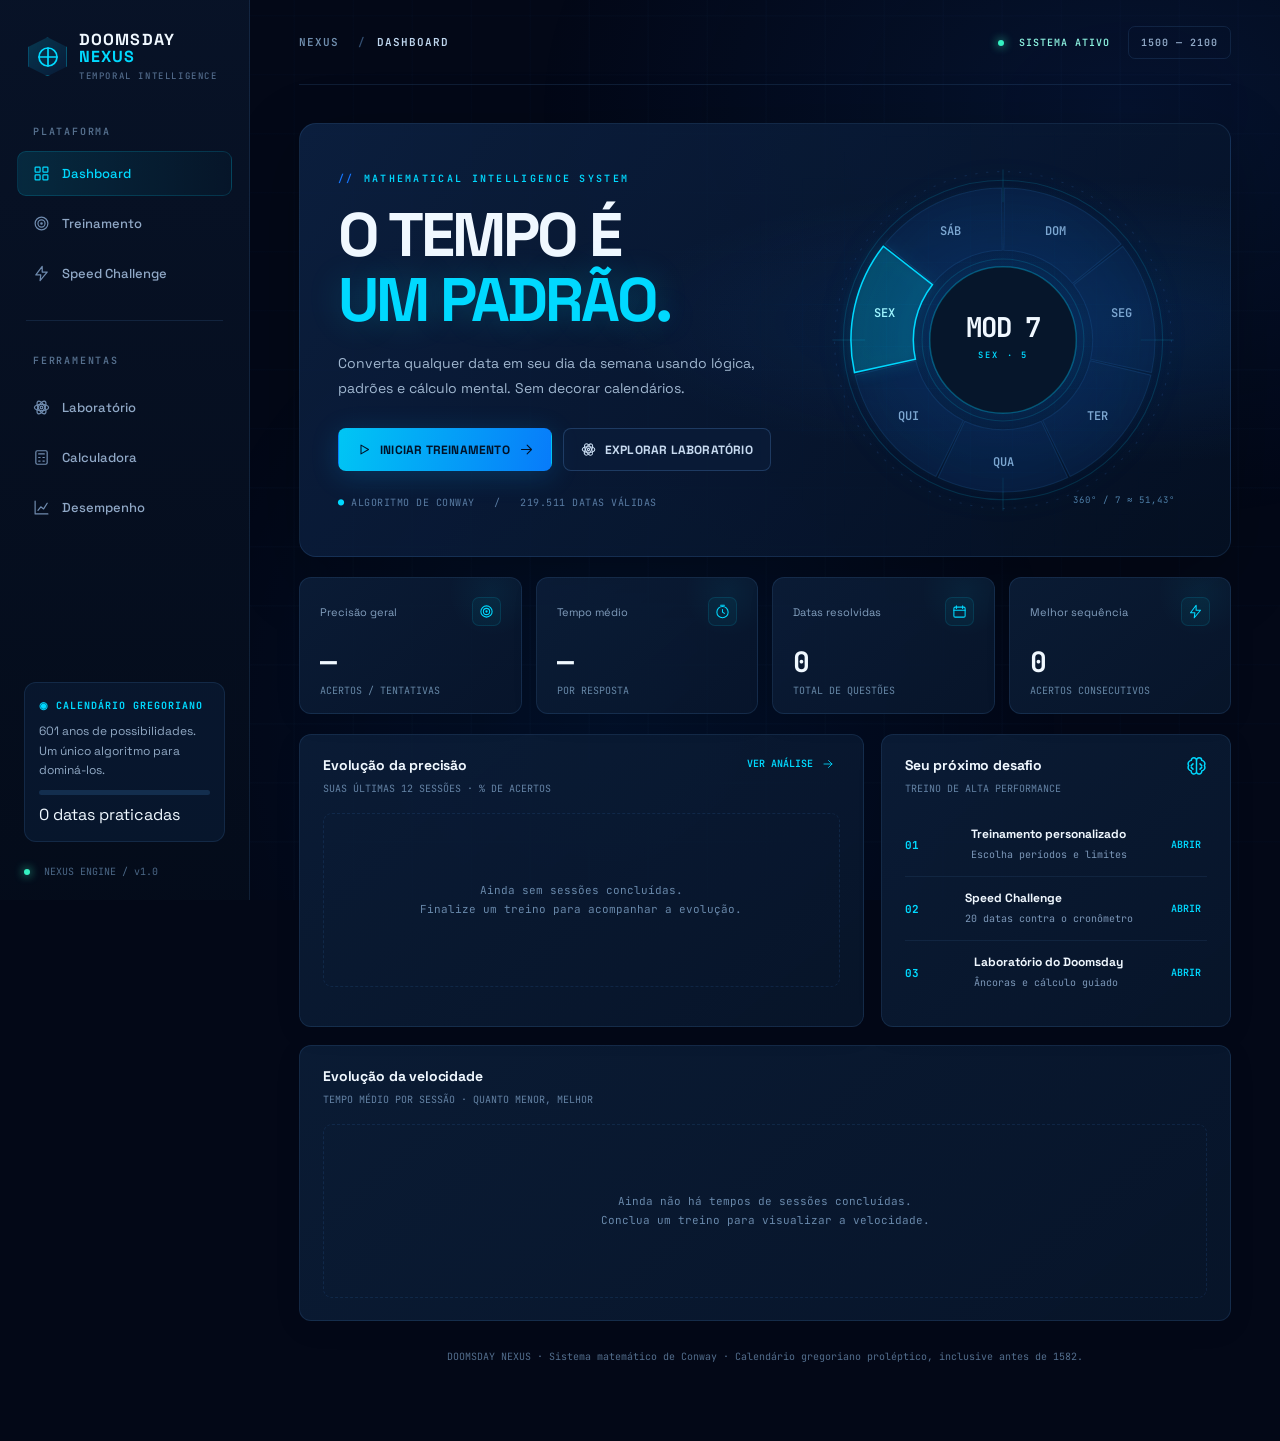
<file: index.html>
<!doctype html>
<html lang="pt-BR">
<head>
  <meta charset="utf-8" />
  <meta name="viewport" content="width=device-width, initial-scale=1" />
  <meta name="theme-color" content="#030817" />
  <meta name="description" content="DOOMSDAY NEXUS: laboratório de matemática temporal, treinamento mental e cálculo de dias da semana de 1500 a 2100." />
  <title>Doomsday Nexus — Temporal Intelligence</title>
  <link rel="preconnect" href="https://fonts.googleapis.com" />
  <link rel="preconnect" href="https://fonts.gstatic.com" crossorigin />
  <link href="https://fonts.googleapis.com/css2?family=JetBrains+Mono:wght@400;500;600;700;800&family=Space+Grotesk:wght@400;500;600;700&display=swap" rel="stylesheet" />
  <link rel="stylesheet" href="styles.css" />
</head>
<body>
  <div id="app" aria-live="polite"></div>
  <script src="math.js"></script>
  <script src="app.js"></script>
</body>
</html>
</file>
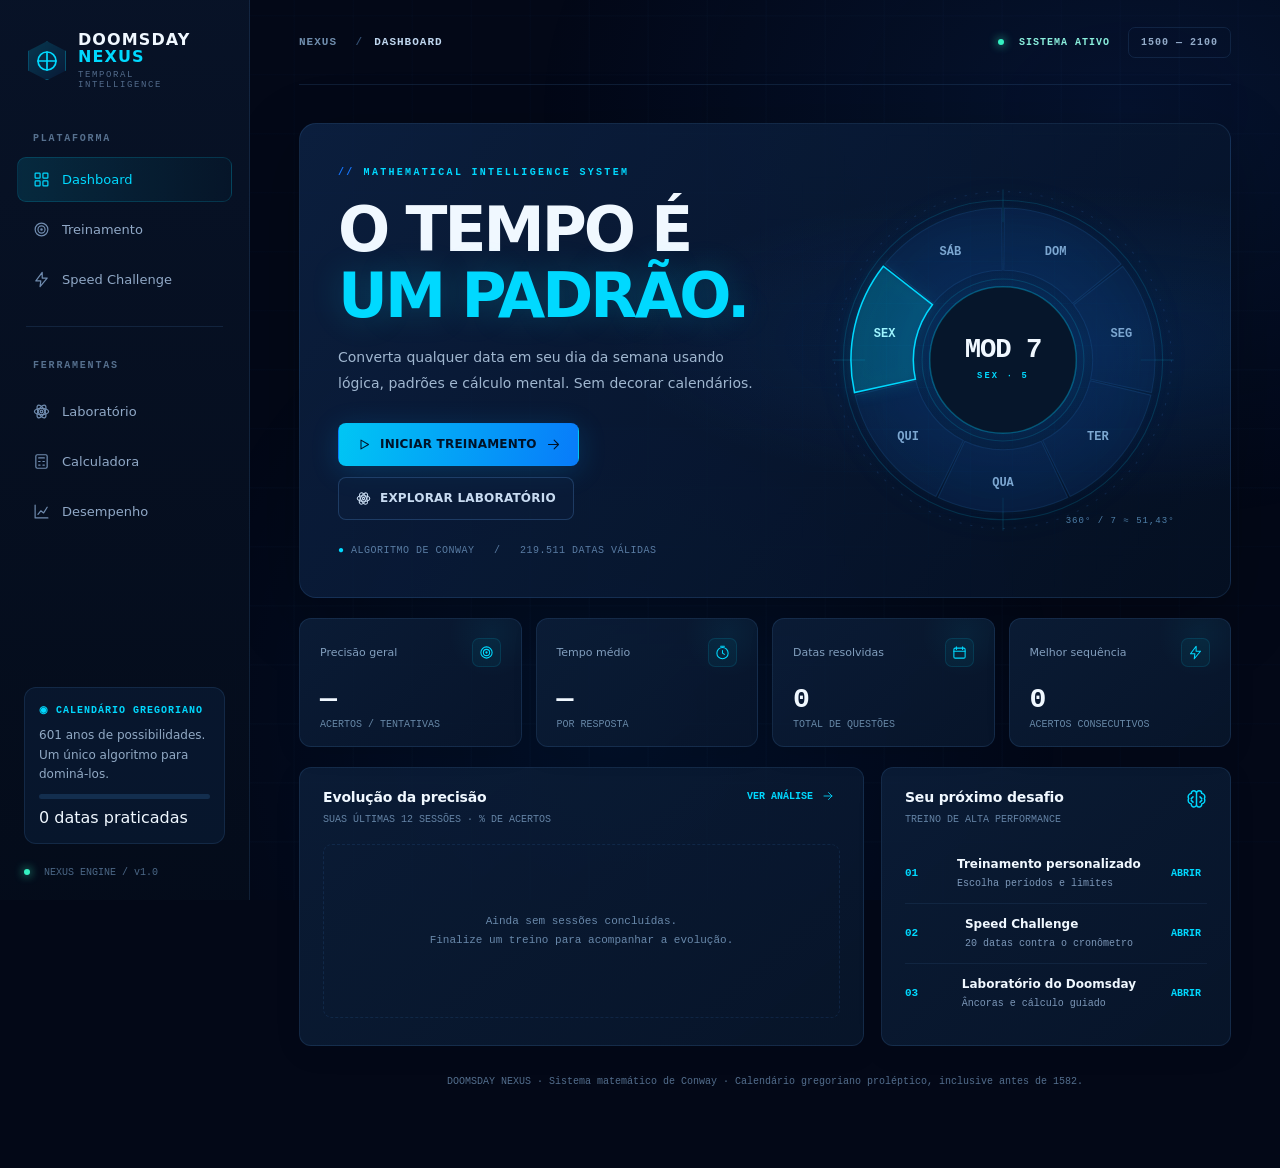
<file: DOOMSDAY_NEXUS.html>
<!doctype html>
<html lang="pt-BR">
<head>
  <meta charset="utf-8" />
  <meta name="viewport" content="width=device-width, initial-scale=1" />
  <meta name="theme-color" content="#030817" />
  <meta name="description" content="DOOMSDAY NEXUS: laboratório de matemática temporal, treinamento mental e cálculo de dias da semana de 1500 a 2100." />
  <title>Doomsday Nexus — Temporal Intelligence</title>
  <style>
:root{color-scheme:dark;--bg:#030817;--sub:#07152b;--panel:#0b1d38;--cyan:#00d9ff;--blue:#1677ff;--bright:#4a9eff;--white:#f0f8ff;--muted:#8ea9c8;--soft:#526b8b;--green:#35f2c2;--red:#ff6c81;--edge:rgba(83,143,207,.16);--edge2:rgba(0,217,255,.23);--shadow:0 20px 70px rgba(0,0,0,.24)}
*{box-sizing:border-box}html{scroll-behavior:smooth}body{margin:0;min-height:100vh;background:var(--bg);color:var(--white);font-family:'Space Grotesk',system-ui,sans-serif;-webkit-font-smoothing:antialiased}button,input,select{font:inherit}button{cursor:pointer}button:disabled{opacity:.5;cursor:not-allowed}button:focus-visible,a:focus-visible,input:focus-visible,select:focus-visible,summary:focus-visible{outline:2px solid var(--cyan);outline-offset:4px}button,select,input{color:inherit}a{text-decoration:none;color:inherit}::selection{background:rgba(0,217,255,.32)}.mono{font-family:'JetBrains Mono',monospace;font-variant-numeric:tabular-nums}.muted{color:var(--muted)}.soft{color:var(--soft)}.cyan{color:var(--cyan)}.good{color:var(--green)}.bad{color:var(--red)}.eyebrow{font:600 10px/1.5 'JetBrains Mono',monospace;letter-spacing:2.3px;text-transform:uppercase;color:var(--cyan)}.eyebrow:before{content:'//';padding-right:9px;color:var(--blue)}
.shell{display:flex;min-height:100vh;position:relative;isolation:isolate}.shell:before{content:'';pointer-events:none;position:fixed;inset:0;z-index:-1;background:radial-gradient(ellipse at 88% 12%,rgba(18,75,168,.16),transparent 37%),radial-gradient(ellipse at 48% 80%,rgba(0,117,255,.075),transparent 48%),repeating-linear-gradient(0deg,transparent 0 57px,rgba(37,84,143,.033) 58px 59px),repeating-linear-gradient(90deg,transparent 0 57px,rgba(37,84,143,.03) 58px 59px)}
.sidebar{width:250px;flex-shrink:0;position:sticky;top:0;height:100vh;display:flex;flex-direction:column;background:linear-gradient(180deg,rgba(8,19,40,.97),rgba(4,12,27,.97));border-right:1px solid var(--edge);padding:32px 17px 22px;z-index:10}.brand{display:flex;gap:12px;align-items:center;padding:0 11px 32px}.brand-icon{width:39px;height:39px;display:grid;place-items:center;background:linear-gradient(135deg,rgba(0,217,255,.19),rgba(22,119,255,.08));color:var(--cyan);border:1px solid var(--edge2);clip-path:polygon(50% 0,100% 25%,100% 75%,50% 100%,0 75%,0 25%)}.brand-icon svg{width:24px}.brand-name{font-size:16px;letter-spacing:1.1px;font-weight:700;line-height:1.05}.brand-name span{display:block;color:var(--cyan)}.brand-meta{margin-top:4px;color:var(--soft);font:500 9px 'JetBrains Mono',monospace;letter-spacing:1.6px}.nav-label{font:600 10px 'JetBrains Mono',monospace;letter-spacing:1.8px;color:#56708e;padding:11px 16px 13px}.nav{display:flex;flex-direction:column;gap:5px}.nav-item{display:flex;align-items:center;gap:12px;width:100%;padding:13px 15px;text-align:left;color:#90a8c6;background:transparent;border:1px solid transparent;border-radius:9px;font-size:13px;font-weight:500;transition:.2s}.nav-item svg{width:17px;height:17px;flex-shrink:0;color:#708caf}.nav-item:hover{background:rgba(35,94,164,.13);color:white}.nav-item.active{background:linear-gradient(90deg,rgba(0,217,255,.12),rgba(0,217,255,.025));border-color:rgba(0,217,255,.16);color:var(--cyan)}.nav-item.active svg{color:var(--cyan)}.nav-divider{height:1px;background:var(--edge);margin:19px 9px 17px}.sidebar-bottom{margin-top:auto;padding:0 7px}.sidebar-unit{border:1px solid var(--edge);border-radius:12px;padding:16px 14px;background:rgba(12,31,59,.57)}.sidebar-unit .orbit-small{font:700 10px 'JetBrains Mono',monospace;color:var(--cyan);letter-spacing:1px}.sidebar-unit p{font-size:12px;line-height:1.6;color:#91a9c4;margin:10px 0}.progress-track{height:5px;border-radius:5px;background:#132e4e;overflow:hidden}.progress-track span{height:100%;display:block;background:linear-gradient(90deg,var(--blue),var(--cyan));border-radius:5px}.sidebar-footer{font:10px 'JetBrains Mono',monospace;color:#4b6786;padding:23px 7px 0}.status-dot{display:inline-block;width:6px;height:6px;background:var(--green);border-radius:50%;box-shadow:0 0 10px var(--green);margin-right:8px}
.main{min-width:0;flex:1;padding:0 49px 75px;max-width:1780px;margin:0 auto}.topbar{height:85px;display:flex;align-items:center;justify-content:space-between;border-bottom:1px solid var(--edge);gap:16px}.bread{font:600 11px 'JetBrains Mono',monospace;letter-spacing:1px;color:#708eae}.bread span{color:#334f72;padding:0 11px}.bread strong{font-weight:600;color:#c0d7ef}.top-right{display:flex;align-items:center;gap:18px}.top-chip{font:600 10px 'JetBrains Mono',monospace;letter-spacing:1px;color:#93abc9;border:1px solid var(--edge);padding:9px 12px;border-radius:7px}.live{color:#8aefdd;font:600 10px 'JetBrains Mono',monospace;letter-spacing:1px}.content{max-width:1220px;margin:0 auto}.screen{animation:appear .26s ease}.top-gap{margin-top:39px}.page-head{display:flex;justify-content:space-between;align-items:flex-end;gap:20px;margin:41px 0 25px}.page-head h1{font-size:clamp(29px,3vw,43px);line-height:1.1;letter-spacing:-1.9px;margin:9px 0 10px;font-weight:700}.page-head p{color:var(--muted);font-size:13px;line-height:1.65;margin:0;max-width:600px}.page-head .right-tag{white-space:nowrap;color:var(--soft);font:10px 'JetBrains Mono',monospace;letter-spacing:1px;border:1px solid var(--edge);padding:10px 13px;border-radius:7px}
.hero{margin-top:38px;min-height:395px;display:grid;grid-template-columns:minmax(0,1.1fr) minmax(300px,.9fr);align-items:center;gap:12px;position:relative;overflow:hidden;border:1px solid var(--edge);border-radius:17px;padding:41px 38px;background:radial-gradient(ellipse at 85% 46%,rgba(15,85,172,.2),transparent 43%),linear-gradient(130deg,rgba(13,35,70,.83),rgba(5,17,36,.83));box-shadow:var(--shadow)}.hero:before{content:'';position:absolute;right:0;top:0;bottom:0;width:55%;background:repeating-linear-gradient(90deg,transparent 0 41px,rgba(0,164,255,.038) 41px 42px),repeating-linear-gradient(0deg,transparent 0 41px,rgba(0,164,255,.038) 41px 42px);mask-image:radial-gradient(ellipse at center,#000,transparent 75%);pointer-events:none}.hero-copy{z-index:2}.hero h1{font-size:clamp(37px,4.8vw,67px);font-weight:700;line-height:1.07;letter-spacing:-3px;margin:17px 0 17px}.hero h1 em{font-style:normal;color:var(--cyan);text-shadow:0 0 32px rgba(0,217,255,.22)}.hero-description{font-size:14px;color:#a0b7d0;line-height:1.8;max-width:430px;margin:0 0 27px}.hero-actions{display:flex;gap:11px;flex-wrap:wrap}.hero-micro{font:10px 'JetBrains Mono',monospace;color:#597ca3;margin-top:25px;letter-spacing:.5px}.hero-micro b{color:var(--cyan);font-weight:500}.btn{display:inline-flex;align-items:center;justify-content:center;gap:9px;border:1px solid transparent;border-radius:8px;font-size:12px;font-weight:700;letter-spacing:.2px;min-height:43px;padding:0 17px;transition:transform .2s,border-color .2s,background .2s,box-shadow .2s}.btn:hover:not(:disabled){transform:translateY(-2px)}.btn svg{width:15px;height:15px}.btn-primary{background:linear-gradient(105deg,#00c6f4,#087bfa);color:#001228;box-shadow:0 5px 28px rgba(0,164,255,.2)}.btn-primary:hover{box-shadow:0 7px 31px rgba(0,217,255,.28)}.btn-ghost{background:rgba(11,32,61,.55);border-color:rgba(87,144,213,.28);color:#c8dbf1}.btn-ghost:hover{background:rgba(23,62,108,.55);border-color:var(--bright)}.btn-soft{background:rgba(0,217,255,.095);color:var(--cyan);border-color:rgba(0,217,255,.24)}.btn-danger{background:rgba(255,108,129,.09);border-color:rgba(255,108,129,.25);color:var(--red)}.btn-sm{min-height:35px;padding:0 12px;font-size:11px}.btn-full{width:100%}
.hero-wheel{display:flex;justify-content:center;align-items:center;min-width:0;position:relative;z-index:1}.wheel-wrap{max-width:350px;width:100%;aspect-ratio:1;position:relative;display:grid;place-items:center}.wheel-wrap:before{content:'';position:absolute;inset:7%;border-radius:50%;background:radial-gradient(circle,rgba(11,88,180,.21),transparent 70%);filter:blur(18px)}.wheel-svg{width:100%;height:100%;overflow:visible;filter:drop-shadow(0 0 18px rgba(0,122,230,.12))}.wheel-outer{fill:none;stroke:rgba(65,150,240,.15);stroke-width:1;stroke-dasharray:2 8;transform-origin:center;animation:spin 85s linear infinite}.wheel-inner-ring{fill:none;stroke:rgba(0,217,255,.15);stroke-width:1}.wheel-sector{fill:rgba(13,49,97,.38);stroke:rgba(48,128,204,.18);stroke-width:1;cursor:pointer;transition:fill .25s,stroke .25s}.wheel-sector:hover{fill:rgba(0,217,255,.14)}.wheel-sector.active{fill:rgba(0,217,255,.18);stroke:var(--cyan);stroke-width:1.4;filter:drop-shadow(0 0 7px rgba(0,217,255,.46))}.wheel-text{font:600 11px 'JetBrains Mono',monospace;fill:#7ca7d1;pointer-events:none}.wheel-text.active{fill:#9df5ff}.wheel-center{fill:#06162b;stroke:rgba(0,217,255,.3);stroke-width:1.4}.wheel-center-label{font:700 25px 'JetBrains Mono',monospace;fill:var(--white);letter-spacing:-1px;pointer-events:none}.wheel-center-sub{font:600 8px 'JetBrains Mono',monospace;fill:var(--cyan);letter-spacing:2px;pointer-events:none}.wheel-cross{stroke:rgba(0,217,255,.18);stroke-width:.8}.orbit-note{position:absolute;bottom:9px;right:3px;font:9px 'JetBrains Mono',monospace;color:#4f81aa;letter-spacing:1px}
.kpis{display:grid;grid-template-columns:repeat(4,minmax(0,1fr));gap:14px;margin:20px 0}.panel{background:linear-gradient(140deg,rgba(12,31,58,.84),rgba(8,22,44,.88));border:1px solid var(--edge);border-radius:12px;box-shadow:0 7px 28px rgba(0,0,0,.07)}.kpi{padding:19px 20px 16px;min-height:128px;position:relative;overflow:hidden}.kpi:after{content:'';position:absolute;right:-18px;top:-32px;width:94px;height:94px;background:radial-gradient(circle,rgba(0,217,255,.05),transparent 65%)}.kpi-top{display:flex;justify-content:space-between;align-items:center;gap:8px;color:#829fbe;font-size:11px}.kpi-icon{width:29px;height:29px;border:1px solid rgba(0,217,255,.12);background:rgba(0,217,255,.045);color:var(--cyan);display:grid;place-items:center;border-radius:7px}.kpi-icon svg{width:15px;height:15px}.kpi-val{font:700 clamp(24px,2.2vw,32px) 'JetBrains Mono',monospace;letter-spacing:-1.9px;margin:17px 0 4px}.kpi-foot{font:10px 'JetBrains Mono',monospace;color:#6687a6}.section-grid{display:grid;grid-template-columns:minmax(0,1.42fr) minmax(260px,.88fr);gap:17px;margin-top:17px}.panel-head{display:flex;align-items:flex-start;justify-content:space-between;gap:16px;padding:21px 23px 0}.panel-title{font-size:14px;font-weight:700;letter-spacing:-.15px}.panel-sub{font:10px/1.5 'JetBrains Mono',monospace;color:#6483a5;margin-top:7px}.panel-body{padding:17px 23px 22px}.small-link{background:transparent;border:0;color:var(--cyan);font:600 10px 'JetBrains Mono',monospace;white-space:nowrap}.chart-blank{min-height:174px;display:grid;place-items:center;text-align:center;color:#6989ab;font:11px/1.75 'JetBrains Mono',monospace;border:1px dashed rgba(60,122,199,.16);border-radius:9px}.line-chart{width:100%;height:190px;display:block;overflow:visible}.mini-row{display:flex;justify-content:space-between;align-items:center;gap:13px;padding:13px 0;border-bottom:1px solid rgba(86,146,209,.1)}.mini-row:last-child{border:0}.mini-row .index{font:700 11px 'JetBrains Mono',monospace;color:var(--cyan);width:28px}.mini-row strong{display:block;font-size:12px}.mini-row small{font:10px 'JetBrains Mono',monospace;color:#7c98b9}.mini-row .mini-value{margin-left:auto;font:700 12px 'JetBrains Mono',monospace;color:#c1e9ff}.footer-note{text-align:center;margin:27px 0 0;color:#536e8d;font:10px/1.8 'JetBrains Mono',monospace}
.config-grid{display:grid;grid-template-columns:minmax(0,1fr) 320px;gap:18px}.form-panel{padding:27px}.section-title{font-size:16px;margin:0 0 5px;letter-spacing:-.4px}.section-description{font-size:12px;color:var(--muted);margin:0 0 24px;line-height:1.65}.field-grid{display:grid;grid-template-columns:repeat(2,minmax(0,1fr));gap:18px;margin-bottom:20px}.field{display:flex;flex-direction:column;gap:9px;min-width:0}.field>label{color:#aec5df;font-size:11px;font-weight:600;letter-spacing:.3px}.field>label>span{font-family:'JetBrains Mono',monospace;color:var(--soft);font-size:10px}.field select,.field input{width:100%;height:43px;background:#07172e;color:#dcecff;border:1px solid rgba(87,143,199,.28);border-radius:8px;padding:0 11px;font-family:'JetBrains Mono',monospace;font-size:11px;outline:none}.field select:focus,.field input:focus{border-color:var(--cyan);box-shadow:0 0 0 2px rgba(0,217,255,.08)}.field select option{background:#08182f}.inline-fields{display:flex;align-items:center;gap:9px;margin-top:10px}.inline-fields input{min-width:0}.inline-fields>span{font-size:12px;color:var(--soft)}.panel-divider{border:0;border-top:1px solid var(--edge);margin:21px 0}.side-info{padding:25px;min-height:260px;position:relative;overflow:hidden}.side-info:after{content:'07';position:absolute;bottom:-34px;right:-7px;color:rgba(0,217,255,.04);font:800 170px 'JetBrains Mono',monospace;pointer-events:none}.side-info .metric{font:700 43px 'JetBrains Mono',monospace;color:var(--cyan);margin:20px 0 7px}.side-info p{font-size:12px;line-height:1.8;color:var(--muted)}.side-info .info-line{font:10px/2.1 'JetBrains Mono',monospace;color:#6e90b2}.side-info .info-line b{color:#e1f0ff}.hint{padding:12px 13px;border:1px solid rgba(0,217,255,.12);border-radius:8px;background:rgba(0,217,255,.045);font-size:11px;line-height:1.65;color:#82b2d5;margin:15px 0}.error-alert{border:1px solid rgba(255,108,129,.28);background:rgba(255,108,129,.07);color:#ff9cac;border-radius:8px;padding:11px 14px;margin:12px 0;font-size:12px}.good-alert{border:1px solid rgba(53,242,194,.25);background:rgba(53,242,194,.07);color:#8cebd3;border-radius:8px;padding:11px 14px;margin:12px 0;font-size:12px}
.practice-layout{max-width:950px;margin:0 auto}.practice-top{display:flex;align-items:center;justify-content:space-between;gap:13px;margin:25px 0 14px}.practice-status{font:11px 'JetBrains Mono',monospace;color:#88a6c7}.practice-status b{color:var(--cyan)}.practice-card{text-align:center;position:relative;padding:27px 30px 31px;overflow:hidden;background:radial-gradient(ellipse at 50% 0,rgba(0,127,244,.12),transparent 58%),linear-gradient(180deg,rgba(12,32,62,.93),rgba(6,18,37,.94));border:1px solid rgba(59,141,228,.24);border-radius:17px;box-shadow:var(--shadow)}.practice-card:before,.practice-card:after{content:'';position:absolute;height:20px;width:20px;border:2px solid rgba(0,217,255,.48);pointer-events:none}.practice-card:before{top:13px;left:13px;border-right:0;border-bottom:0}.practice-card:after{bottom:13px;right:13px;border-left:0;border-top:0}.practice-eyebrow{font:600 11px 'JetBrains Mono',monospace;letter-spacing:2.3px;color:var(--cyan);margin-top:20px}.practice-date{font:700 clamp(33px,6vw,70px)/1.3 'JetBrains Mono',monospace;letter-spacing:-3.5px;margin:21px 0 9px;text-shadow:0 0 35px rgba(0,146,241,.22)}.practice-date span{color:#40709f}.practice-caption{font:11px 'JetBrains Mono',monospace;color:#688aaa;margin-bottom:29px}.answers{display:grid;grid-template-columns:repeat(7,minmax(0,1fr));gap:8px}.answer{background:rgba(11,35,67,.83);border:1px solid rgba(89,149,213,.24);color:#cadbed;border-radius:8px;min-height:69px;padding:10px 4px;display:flex;align-items:center;justify-content:center;flex-direction:column;gap:7px;transition:.17s}.answer:hover:not(:disabled){background:rgba(0,217,255,.11);border-color:var(--cyan);color:#fff;transform:translateY(-2px)}.answer .key{font:700 12px 'JetBrains Mono',monospace;color:var(--cyan)}.answer .day-name{font-size:10px;font-weight:600}.answer.correct{border-color:rgba(53,242,194,.72);background:rgba(53,242,194,.15);color:#a0fbe3}.answer.wrong{border-color:rgba(255,108,129,.65);background:rgba(255,108,129,.11);color:#ffb6c0}.answer:disabled{cursor:default}.answer:disabled:hover{transform:none}.practice-progress{height:4px;border-radius:4px;background:rgba(37,80,129,.3);margin:0 0 14px;overflow:hidden}.practice-progress>span{display:block;height:100%;background:linear-gradient(90deg,#1677ff,#00d9ff);transition:width .15s}.timer-panel{display:flex;justify-content:center;gap:22px;align-items:center;margin-bottom:22px}.timer-block{display:flex;align-items:center;gap:8px;color:#a5c3e1;font:700 17px 'JetBrains Mono',monospace}.timer-block svg{width:16px;color:var(--cyan)}.timer-desc{color:var(--soft);font:10px 'JetBrains Mono',monospace}.timer-block.urgent{color:var(--red)}.result-card{margin-top:20px;border:1px solid rgba(88,150,213,.22);background:rgba(5,17,33,.83);border-radius:10px;padding:18px;text-align:left}.result-head{display:flex;align-items:center;gap:12px}.result-symbol{width:35px;height:35px;border-radius:50%;display:grid;place-items:center;flex:none;background:rgba(53,242,194,.12);color:var(--green)}.result-symbol.fail{background:rgba(255,108,129,.11);color:var(--red)}.result-head strong{display:block;font-size:15px}.result-head small{display:block;color:#8aabc8;font:11px 'JetBrains Mono',monospace;margin-top:5px}.result-time{margin-left:auto;font:600 12px 'JetBrains Mono',monospace;color:var(--cyan)}.result-actions{display:flex;justify-content:space-between;align-items:center;gap:12px;margin-top:15px;flex-wrap:wrap}.solution{margin-top:16px;padding:17px;border:1px solid rgba(78,144,213,.2);border-radius:9px;background:rgba(4,15,32,.63);text-align:left}.solution h3{font-size:13px;margin:0 0 15px}.solution-step{display:grid;grid-template-columns:25px minmax(0,1fr);gap:8px;margin-bottom:13px;align-items:start}.solution-step:last-child{margin:0}.step-num{width:22px;height:22px;background:rgba(0,217,255,.1);border:1px solid rgba(0,217,255,.22);display:grid;place-items:center;color:var(--cyan);border-radius:5px;font:600 10px 'JetBrains Mono',monospace}.solution-step p{font:11px/1.8 'JetBrains Mono',monospace;color:#bad1e7;margin:0}.solution-step b{color:var(--cyan)}.paused-cover{position:absolute;inset:0;z-index:5;background:rgba(2,10,24,.9);backdrop-filter:blur(9px);display:flex;align-items:center;justify-content:center;flex-direction:column;gap:17px}.paused-cover h2{font-size:28px;margin:0}.session-done{text-align:center;padding:45px 20px}.done-ring{width:94px;height:94px;border:3px solid var(--cyan);border-radius:50%;display:grid;place-items:center;margin:0 auto 20px;box-shadow:0 0 32px rgba(0,217,255,.18);font:700 31px 'JetBrains Mono',monospace;color:var(--cyan)}.session-done h2{font-size:28px}.done-metrics{display:flex;justify-content:center;gap:24px;flex-wrap:wrap;margin:27px 0}.done-metrics>div{font:700 23px 'JetBrains Mono',monospace}.done-metrics small{display:block;font-size:10px;color:var(--muted);margin-top:5px;font-weight:400}
.mode-strip{display:flex;gap:9px;flex-wrap:wrap;margin:20px 0}.mode-pill{border:1px solid var(--edge);color:#92adc9;background:rgba(13,31,57,.8);padding:11px 18px;border-radius:8px;font-size:12px;font-weight:700;transition:.2s}.mode-pill.selected{border-color:var(--cyan);color:var(--cyan);background:rgba(0,217,255,.09)}.speed-intro{display:grid;grid-template-columns:1fr 280px;gap:20px;align-items:stretch}.speed-visual{display:grid;place-items:center;padding:26px;position:relative;overflow:hidden}.speed-timer-big{font:800 52px 'JetBrains Mono',monospace;color:var(--cyan);text-shadow:0 0 30px rgba(0,217,255,.25)}.speed-visual:before{content:'';position:absolute;width:240px;height:240px;border-radius:50%;border:1px dashed rgba(0,217,255,.19);animation:spin 24s linear infinite}.speed-levels{display:grid;grid-template-columns:repeat(3,1fr);gap:10px}.speed-level{border:1px solid var(--edge);border-radius:9px;padding:16px;background:rgba(8,29,58,.6)}.speed-level b{display:block;font-size:12px;margin-bottom:6px}.speed-level p{font-size:11px;color:var(--muted);line-height:1.65;margin:0}
.lab-tabs{display:flex;gap:7px;flex-wrap:wrap;margin-bottom:18px}.lab-tab{font-size:11px;min-height:38px;border:1px solid var(--edge);border-radius:8px;background:rgba(9,30,59,.7);color:#9ab5d3;padding:0 14px;font-weight:600}.lab-tab.active{background:rgba(0,217,255,.11);color:var(--cyan);border-color:rgba(0,217,255,.35)}.lab-panel{padding:28px}.lab-panel h2{font-size:21px;letter-spacing:-.6px;margin:0 0 9px}.lab-panel>p{font-size:13px;line-height:1.75;color:var(--muted);max-width:760px}.century-grid{display:grid;grid-template-columns:repeat(4,minmax(0,1fr));gap:11px;margin:23px 0}.century-card{padding:19px 10px;text-align:center;border:1px solid var(--edge);border-radius:9px;background:#07182f;transition:.2s}.century-card:hover{border-color:var(--cyan);transform:translateY(-2px)}.century-card .century{font:700 17px 'JetBrains Mono',monospace;color:#b5cde7}.century-card .anch{font:700 31px 'JetBrains Mono',monospace;color:var(--cyan);margin:8px 0 4px}.century-card .anch-day{font-size:11px;color:var(--muted)}.formula{font:600 clamp(11px,1.45vw,15px)/1.9 'JetBrains Mono',monospace;color:#c9e9ff;background:#061329;border:1px solid rgba(0,217,255,.17);border-radius:9px;padding:19px;margin:21px 0;word-break:break-word}.formula .accent{color:var(--cyan)}.anchor-grid{display:grid;grid-template-columns:repeat(4,minmax(0,1fr));gap:11px;margin:22px 0}.anchor-card{background:#07182f;border:1px solid var(--edge);border-radius:9px;min-height:112px;padding:15px;display:flex;align-items:flex-start;justify-content:space-between;flex-direction:column;gap:13px;text-align:left}.anchor-card:hover{border-color:rgba(0,217,255,.45)}.anchor-card span{font-size:11px;color:var(--muted)}.anchor-card b{font:700 24px 'JetBrains Mono',monospace;color:var(--cyan)}.anchor-card.hidden-anchor b{filter:blur(8px)}.anchor-card.reveal b{filter:none}.labsplit{display:grid;grid-template-columns:minmax(0,1fr) 290px;gap:20px;align-items:start}.rule-list{padding-left:21px;font-size:13px;line-height:2.5;color:#bed0e6}.rule-list b{color:var(--cyan)}.date-entry{display:grid;grid-template-columns:repeat(3,minmax(0,1fr));gap:10px;margin:12px 0 16px}.date-entry label{font-size:10px;color:var(--muted);display:block;margin-bottom:7px}.date-entry input{width:100%;height:45px;background:#06172c;border:1px solid rgba(88,143,212,.26);border-radius:8px;padding:0 10px;font:600 14px 'JetBrains Mono',monospace}.date-entry input:focus{border-color:var(--cyan)}.calc-result{margin-top:21px;padding:22px;border:1px solid rgba(0,217,255,.22);background:radial-gradient(circle at top right,rgba(0,217,255,.09),transparent 65%),rgba(6,22,43,.88);border-radius:11px}.calc-result .date{font:11px 'JetBrains Mono',monospace;color:var(--muted)}.calc-result .weekday{font-size:clamp(23px,3vw,38px);color:var(--cyan);font-weight:700;margin:10px 0 15px;letter-spacing:-1px}.calc-result .result-small{font:11px/1.8 'JetBrains Mono',monospace;color:#86a8c6}.calc-visual{display:grid;place-items:center;min-height:300px}.calc-visual .wheel-wrap{max-width:280px}.switch{font:11px 'JetBrains Mono',monospace;color:var(--muted);display:flex;align-items:center;gap:9px;margin:13px 0}.switch input{accent-color:var(--cyan)}
.perf-grid{display:grid;grid-template-columns:repeat(3,minmax(0,1fr));gap:13px;margin:20px 0}.perf-card{padding:20px}.perf-card .key{font-size:11px;color:var(--muted)}.perf-card .val{font:700 27px 'JetBrains Mono',monospace;color:#d6edff;margin:12px 0 3px}.perf-card .foot{font:10px 'JetBrains Mono',monospace;color:var(--soft)}.bar-row{display:grid;grid-template-columns:81px 1fr 47px;align-items:center;gap:12px;margin:13px 0}.bar-row .name{font:10px 'JetBrains Mono',monospace;color:#93b1ce}.bar-row .track{height:8px;background:#0a2344;border-radius:5px;overflow:hidden}.bar-row .track span{height:100%;background:linear-gradient(90deg,#135afa,#00d9ff);display:block;border-radius:5px}.bar-row .pct{font:11px 'JetBrains Mono',monospace;text-align:right;color:#bfdff8}.history-table{width:100%;border-collapse:collapse;font:11px 'JetBrains Mono',monospace}.history-table th{text-align:left;color:#6c8cac;padding:11px 10px;font-size:10px;font-weight:500;border-bottom:1px solid var(--edge)}.history-table td{padding:13px 10px;border-bottom:1px solid rgba(89,146,209,.1);color:#b6cde5}.history-table tr:last-child td{border:0}.table-wrap{overflow-x:auto}.empty-state{text-align:center;padding:55px 15px;color:#86a5c3;font:12px/1.9 'JetBrains Mono',monospace}.empty-state svg{display:block;margin:0 auto 15px;color:var(--cyan);width:36px;height:36px}.empty-state strong{display:block;color:#d1e7ff;font-size:14px;margin-bottom:7px}.note{color:#6f8aaa;font:10px/1.75 'JetBrains Mono',monospace;margin-top:20px}.row-between{display:flex;align-items:center;justify-content:space-between;gap:14px}.padded{padding:23px}.hidden{display:none!important}.margin-top{margin-top:18px}.margin-bottom{margin-bottom:20px}
@keyframes appear{from{opacity:0;transform:translateY(7px)}to{opacity:1;transform:translateY(0)}}@keyframes spin{to{transform:rotate(360deg)}}
@media(max-width:1140px){.main{padding:0 26px 65px}.sidebar{width:220px}.hero{padding:32px 26px}.hero h1{font-size:49px}.answers{grid-template-columns:repeat(4,1fr)}.answer{min-height:62px}.config-grid{grid-template-columns:1fr 280px}}
@media(max-width:940px){.sidebar{width:76px;padding:24px 10px}.brand{justify-content:center;padding:0 0 32px}.brand-name,.nav-label,.nav-item span,.sidebar-bottom,.sidebar-footer,.brand-meta{display:none}.nav-item{justify-content:center;padding:14px}.nav-item svg{width:19px;height:19px}.nav-divider{margin:15px 3px}.main{padding:0 23px 50px}.hero{grid-template-columns:1fr 300px}.hero h1{font-size:41px}.hero-wheel .wheel-wrap{max-width:285px}.kpis{grid-template-columns:repeat(2,1fr)}.config-grid,.speed-intro{grid-template-columns:1fr}.side-info{min-height:auto}.labsplit{grid-template-columns:1fr}.century-grid{grid-template-columns:repeat(4,1fr)}}
@media(max-width:670px){.shell{display:block;padding-bottom:63px}.sidebar{position:fixed;top:auto;bottom:0;left:0;width:100%;height:63px;padding:6px 8px;border-top:1px solid var(--edge2);border-right:0;background:rgba(5,16,34,.97);backdrop-filter:blur(20px);z-index:30}.brand,.nav-label,.nav-divider,.sidebar-bottom,.sidebar-footer{display:none}.nav{display:flex;flex-direction:row;justify-content:space-around;height:100%}.nav-item{flex:1;border-radius:7px;padding:10px 3px}.nav-item svg{width:20px;height:20px}.main{padding:0 15px 31px}.topbar{height:63px}.top-chip{display:none}.top-right{gap:9px}.live{font-size:9px}.bread{font-size:10px}.hero{margin-top:20px;display:flex;flex-direction:column;align-items:stretch;padding:28px 22px 18px;gap:0}.hero h1{font-size:clamp(35px,9.4vw,50px);letter-spacing:-2px}.hero-description{font-size:13px}.hero-wheel .wheel-wrap{max-width:255px;margin:-7px auto 0}.hero-micro{margin-top:17px}.kpis{gap:9px;margin:12px 0}.kpi{padding:16px;min-height:112px}.kpi-val{font-size:25px;margin-top:11px}.section-grid{grid-template-columns:1fr;gap:11px}.page-head{margin:25px 0 18px}.page-head h1{font-size:32px}.page-head .right-tag{display:none}.field-grid{grid-template-columns:1fr;gap:13px}.form-panel{padding:20px}.practice-top{flex-wrap:wrap}.practice-card{padding:20px 13px 22px}.practice-date{font-size:clamp(30px,8.7vw,48px);letter-spacing:-2px;margin:18px 0}.answers{grid-template-columns:repeat(4,minmax(0,1fr));gap:6px}.answer{min-height:62px;padding:8px 1px}.answer .day-name{font-size:9px}.timer-panel{gap:10px}.timer-desc{font-size:9px}.result-actions{align-items:stretch}.result-actions .btn{flex:1}.century-grid,.anchor-grid{grid-template-columns:repeat(2,minmax(0,1fr))}.lab-panel{padding:20px 15px}.perf-grid{grid-template-columns:repeat(2,1fr);gap:9px}.perf-card{padding:15px}.perf-card .val{font-size:23px}.speed-levels{grid-template-columns:1fr}.date-entry{gap:6px}.date-entry input{padding:0 8px;font-size:13px}.top-gap{margin-top:20px}.btn{padding:0 12px}.footer-note{font-size:9px}.panel-head{padding:17px 17px 0}.panel-body{padding:15px 17px 17px}.mode-pill{flex:1;padding:10px 9px}}
@media(prefers-reduced-motion:reduce){*,*:before,*:after{animation-duration:.01ms!important;animation-iteration-count:1!important;transition-duration:.01ms!important;scroll-behavior:auto!important}}
/* Constrain inline icons inside content panels and small actions. */
.panel-head>svg{width:21px;height:21px;flex-shrink:0;color:var(--cyan)}
.small-link svg{width:12px;height:12px;vertical-align:middle;margin-left:3px}
.hint svg,.solution h3 svg{width:15px;height:15px;vertical-align:middle;margin-right:5px}
.result-symbol svg{width:21px;height:21px}

  </style>
</head>
<body>
  <div id="app" aria-live="polite"></div>
  <script>
/* DOOMSDAY NEXUS — pure Gregorian calendar mathematics (1500–2100) */
(function (root) {
  'use strict';
  const DAYS = ['Domingo', 'Segunda-feira', 'Terça-feira', 'Quarta-feira', 'Quinta-feira', 'Sexta-feira', 'Sábado'];
  const SHORT_DAYS = ['DOM', 'SEG', 'TER', 'QUA', 'QUI', 'SEX', 'SÁB'];
  const MONTHS = ['Janeiro','Fevereiro','Março','Abril','Maio','Junho','Julho','Agosto','Setembro','Outubro','Novembro','Dezembro'];
  const mod = (n, d) => ((n % d) + d) % d;
  function isLeapYear(y) { return Number.isInteger(y) && y % 4 === 0 && (y % 100 !== 0 || y % 400 === 0); }
  function daysInMonth(m, y) { if (!Number.isInteger(m) || m < 1 || m > 12) return 0; return [31,isLeapYear(y)?29:28,31,30,31,30,31,31,30,31,30,31][m-1]; }
  function isValidDate(d, m, y) { return [d,m,y].every(Number.isInteger) && y >= 1500 && y <= 2100 && m >= 1 && m <= 12 && d >= 1 && d <= daysInMonth(m,y); }
  function centuryAnchor(y) { const c = Math.floor(y/100); return [2,0,5,3][mod(c,4)]; }
  function yearDoomsday(y) { const t = mod(y,100), a = Math.floor(t/12), b = t%12, c = Math.floor(b/4); return mod(centuryAnchor(y)+a+b+c,7); }
  function monthAnchor(m, y) { return [isLeapYear(y)?4:3,isLeapYear(y)?29:28,14,4,9,6,11,8,5,10,7,12][m-1]; }
  function weekday(d,m,y) {
    if (!isValidDate(d,m,y)) throw new RangeError('Data inválida ou fora do intervalo 1500–2100.');
    return mod(yearDoomsday(y)+(d-monthAnchor(m,y)),7);
  }
  function getReasoning(d,m,y) {
    if (!isValidDate(d,m,y)) throw new RangeError('Data inválida.');
    const century = Math.floor(y/100)*100, yy=y%100;
    const a=Math.floor(yy/12), b=yy%12, c=Math.floor(b/4);
    const base=centuryAnchor(y), doom=yearDoomsday(y), anchor=monthAnchor(m,y);
    const delta=d-anchor, offset=mod(delta,7), result=weekday(d,m,y);
    return {day:d,month:m,year:y,century,yy,base,a,b,c,doom,anchor,delta,offset,result,leap:isLeapYear(y)};
  }
  function fmtDate(d,m,y) { return String(d).padStart(2,'0')+'/'+String(m).padStart(2,'0')+'/'+y; }
  function nextDate(d,m,y) {
    if (d<daysInMonth(m,y)) return {d:d+1,m,y};
    if(m<12) return {d:1,m:m+1,y};
    return y===2100 ? {d:1,m:1,y:1500} : {d:1,m:1,y:y+1};
  }
  // Sakamoto weekday calculation, mathematically independent of Conway's method.
  function independentWeekday(d,m,y) {
    const offsets=[0,3,2,5,0,3,5,1,4,6,2,4];
    const yy=m<3?y-1:y;
    return mod(yy+Math.floor(yy/4)-Math.floor(yy/100)+Math.floor(yy/400)+offsets[m-1]+d,7);
  }
  const api={DAYS,SHORT_DAYS,MONTHS,mod,isLeapYear,daysInMonth,isValidDate,centuryAnchor,yearDoomsday,monthAnchor,weekday,getReasoning,fmtDate,nextDate,independentWeekday};
  if(typeof module !== 'undefined' && module.exports) module.exports=api;
  root.DoomsdayMath=api;
})(typeof window!=='undefined'?window:globalThis);

  </script>
  <script>
/* DOOMSDAY NEXUS — Offline-ready interaction, practice, statistics, and visualization */
(function(){
'use strict';
const D = window.DoomsdayMath;
const STORAGE = 'doomsday-nexus-v1';
const DAY_ABBR = ['DOM','SEG','TER','QUA','QUI','SEX','SÁB'];
const ICONS = {
 grid:'<rect x="3" y="3" width="7" height="7" rx="1"/><rect x="14" y="3" width="7" height="7" rx="1"/><rect x="3" y="14" width="7" height="7" rx="1"/><rect x="14" y="14" width="7" height="7" rx="1"/>',
 target:'<circle cx="12" cy="12" r="9"/><circle cx="12" cy="12" r="5"/><circle cx="12" cy="12" r="1"/>',
 timer:'<circle cx="12" cy="13" r="9"/><path d="M12 9v4l3 2M9 2h6"/>',
 atom:'<circle cx="12" cy="12" r="1.8"/><ellipse cx="12" cy="12" rx="10" ry="4.5"/><ellipse cx="12" cy="12" rx="10" ry="4.5" transform="rotate(60 12 12)"/><ellipse cx="12" cy="12" rx="10" ry="4.5" transform="rotate(120 12 12)"/>',
 calc:'<rect x="4" y="2.5" width="16" height="19" rx="2"/><path d="M8 7h8M8 12h2M14 12h2M8 17h2M14 17h2"/>',
 chart:'<path d="M3 3v18h18M7 16l4-5 4 3 5-8"/>',
 arrow:'<path d="M4 12h16m-7-7 7 7-7 7"/>',
 play:'<path d="m8 5 12 7-12 7V5z"/>',
 pause:'<path d="M8 5v14M16 5v14"/>',
 bolt:'<path d="m13 2-9 12h7l-1 8 10-12h-7V2z"/>',
 check:'<path d="m5 12 4 4L19 6"/>',
 cross:'<path d="M18 6 6 18M6 6l12 12"/>',
 brain:'<path d="M12 18V5a3 3 0 0 0-6 0 4 4 0 0 0-3 6 4 4 0 0 0 3 6 3 3 0 0 0 6 1Zm0 0V5a3 3 0 0 1 6 0 4 4 0 0 1 3 6 4 4 0 0 1-3 6 3 3 0 0 1-6 1Z"/><path d="M8 9 6 11m10-2 2 2M8 15 6 13m10 2 2-2"/>',
 circle:'<circle cx="12" cy="12" r="9"/><path d="M12 3v18M3 12h18"/>',
 calendar:'<rect x="3" y="5" width="18" height="16" rx="2"/><path d="M7 3v4M17 3v4M3 10h18"/>',
 layers:'<path d="m12 3 9 5-9 5-9-5 9-5Zm-9 9 9 5 9-5M3 16l9 5 9-5"/>',
 info:'<circle cx="12" cy="12" r="9"/><path d="M12 11v5M12 8h.01"/>',
 rotate:'<path d="M20 7v5h-5M4 17v-5h5"/><path d="M6 9a7 7 0 0 1 12-2l2 5M4 12l2 5a7 7 0 0 0 12-2"/>',
 download:'<path d="M12 3v12m-4-4 4 4 4-4M4 17v4h16v-4"/>',
 trash:'<path d="M4 7h16m-14 0 1 14h10l1-14M9 7V4h6v3M10 11v6M14 11v6"/>',
 settings:'<path d="M4 7h16M4 17h16"/><circle cx="9" cy="7" r="2"/><circle cx="15" cy="17" r="2"/>',
 chevron:'<path d="m9 18 6-6-6-6"/>',
 clock:'<circle cx="12" cy="12" r="9"/><path d="M12 6v6l4 2"/>',
 eye:'<path d="M2 12s3.5-6 10-6 10 6 10 6-3.5 6-10 6S2 12 2 12Z"/><circle cx="12" cy="12" r="2.5"/>'
};
const icon=(name)=>`<svg viewBox="0 0 24 24" fill="none" stroke="currentColor" stroke-width="1.7" stroke-linecap="round" stroke-linejoin="round" aria-hidden="true">${ICONS[name]||ICONS.circle}</svg>`;
function readSaved(){try{const raw=JSON.parse(localStorage.getItem(STORAGE)||'{}');return {history:Array.isArray(raw.history)?raw.history:[],sessions:Array.isArray(raw.sessions)?raw.sessions:[]};}catch{return {history:[],sessions:[]};}}
let saved=readSaved();
const state={page:'dashboard',wheelDay:5,trainRange:'all',trainStart:1500,trainEnd:2100,trainCount:'10',trainSelection:'random',trainMonth:'7',trainYear:'2026',trainTimer:'0',trainCustomTimer:'12',speedLevel:'medium',labTab:'century',hideAnchors:false,revealedAnchors:new Set(),labYear:2026,labMethodResult:null,leapYear:2100,leapResult:null,labDate:{d:30,m:10,y:2026},labResult:null,calcDate:{d:30,m:10,y:2026},calcResult:null,showCalcReason:false,showSolution:false,session:null,warning:''};
const $=(sel)=>document.querySelector(sel);
const pct=(a,b)=>b?Math.round(a/b*100):0;
const formatSeconds=(n)=>Number(n||0).toFixed(2).replace('.',',')+'s';
const num=(n)=>Number(n||0).toLocaleString('pt-BR');
const last=(a,k)=>a.slice(-k);
const selected=(a,b)=>String(a)===String(b)?' selected':'';
function save(){try{localStorage.setItem(STORAGE,JSON.stringify(saved));}catch{state.warning='Não foi possível salvar o progresso neste navegador.';}}
function metrics(){const records=saved.history,attempts=records.filter(r=>r.answer!==null),correct=records.filter(r=>r.correct).length, best=attempts.filter(r=>r.correct).map(r=>r.seconds),avg=attempts.length?attempts.reduce((a,r)=>a+r.seconds,0)/attempts.length:0;let streak=0,maxStreak=0;for(const r of records){streak=r.correct?streak+1:0;maxStreak=Math.max(streak,maxStreak);}return{total:records.length,correct,errors:records.length-correct,accuracy:pct(correct,records.length),avg,best:best.length?Math.min(...best):null,streak:maxStreak};}
function polar(cx,cy,r,deg){const rad=(deg-90)*Math.PI/180;return [cx+r*Math.cos(rad),cy+r*Math.sin(rad)];}
function sectorPath(start,end){const [a,b]=polar(160,160,139,start),[c,d]=polar(160,160,139,end),[e,f]=polar(160,160,82,end),[g,h]=polar(160,160,82,start);return `M ${a} ${b} A 139 139 0 0 1 ${c} ${d} L ${e} ${f} A 82 82 0 0 0 ${g} ${h} Z`;}
function wheel(day=state.wheelDay,compact=false){const unit=360/7;const segments=DAY_ABBR.map((label,i)=>{const start=i*unit,end=start+unit;const [x,y]=polar(160,160,111,start+unit/2);return `<path class="wheel-sector${day===i?' active':''}" d="${sectorPath(start+.5,end-.5)}" data-action="wheel-day" data-value="${i}" tabindex="0" role="button" aria-label="${D.DAYS[i]}"/><text x="${x.toFixed(2)}" y="${(y+4).toFixed(2)}" text-anchor="middle" class="wheel-text${day===i?' active':''}">${label}</text>`;}).join('');return `<div class="wheel-wrap"><svg class="wheel-svg" viewBox="0 0 320 320" role="group" aria-label="Círculo modular de sete dias da semana"><circle cx="160" cy="160" r="154" class="wheel-outer"/><circle cx="160" cy="160" r="146" class="wheel-inner-ring"/><circle cx="160" cy="160" r="74" class="wheel-inner-ring"/><path class="wheel-cross" d="M160 4v30M160 286v30M4 160h30M286 160h30"/>${segments}<circle cx="160" cy="160" r="67" class="wheel-center"/><text x="160" y="157" text-anchor="middle" class="wheel-center-label">MOD 7</text><text x="160" y="176" text-anchor="middle" class="wheel-center-sub">${day===null?'DOOMSDAY':DAY_ABBR[day]} · ${day===null?'7':day}</text></svg>${compact?'':'<div class="orbit-note">360° / 7 ≈ 51,43°</div>'}</div>`;}
const PAGES=[['dashboard','Dashboard','grid'],['training','Treinamento','target'],['speed','Speed Challenge','bolt'],['lab','Laboratório','atom'],['calculator','Calculadora','calc'],['performance','Desempenho','chart']];
function chrome(content){const p=PAGES.find(p=>p[0]===state.page)||PAGES[0];const nav=PAGES.map(([id,name,ico],idx)=>`${idx===3?'<div class="nav-divider"></div><div class="nav-label">FERRAMENTAS</div>':''}<button class="nav-item${state.page===id?' active':''}" data-action="nav" data-page="${id}" title="${name}" aria-label="${name}" ${state.page===id?'aria-current="page"':''}>${icon(ico)}<span>${name}</span></button>`).join('');return `<div class="shell"><aside class="sidebar"><div class="brand"><div class="brand-icon">${icon('circle')}</div><div><div class="brand-name">DOOMSDAY<span>NEXUS</span></div><div class="brand-meta">TEMPORAL INTELLIGENCE</div></div></div><div class="nav-label">PLATAFORMA</div><nav class="nav" aria-label="Menu principal">${nav}</nav><div class="sidebar-bottom"><div class="sidebar-unit"><div class="orbit-small">◉ CALENDÁRIO GREGORIANO</div><p>601 anos de possibilidades. Um único algoritmo para dominá-los.</p><div class="progress-track"><span style="width:${Math.min(100,pct(metrics().total,600))}%"></span></div><div class="info-line" style="margin-top:9px">${num(metrics().total)} datas praticadas</div></div></div><div class="sidebar-footer"><span class="status-dot"></span> NEXUS ENGINE / v1.0</div></aside><main class="main"><header class="topbar"><div class="bread">NEXUS <span>/</span><strong>${p[1].toUpperCase()}</strong></div><div class="top-right"><span class="live"><span class="status-dot"></span> SISTEMA ATIVO</span><span class="top-chip">1500 — 2100</span></div></header><div class="content screen">${state.warning?`<div class="error-alert" role="alert">${state.warning}</div>`:''}${content}<p class="footer-note">DOOMSDAY NEXUS · Sistema matemático de Conway · Calendário gregoriano proléptico, inclusive antes de 1582.</p></div></main></div>`;}
function pageHead(eyebrow,title,description,tag){return `<div class="page-head"><div><div class="eyebrow">${eyebrow}</div><h1>${title}</h1><p>${description}</p></div>${tag?`<div class="right-tag">${tag}</div>`:''}</div>`;}
function kpi(title,value,foot,ic){return `<div class="panel kpi"><div class="kpi-top">${title}<span class="kpi-icon">${icon(ic)}</span></div><div class="kpi-val">${value}</div><div class="kpi-foot">${foot}</div></div>`;}
function plotChart(rows){if(rows.length===0)return `<div class="chart-blank">Ainda sem sessões concluídas.<br/>Finalize um treino para acompanhar a evolução.</div>`;const width=580,height=190,left=35,right=15,top=18,bottom=25;const plotW=width-left-right,plotH=height-top-bottom;const coords=rows.map((r,i)=>[left+(rows.length===1?plotW/2:i*plotW/(rows.length-1)),top+plotH-(r.accuracy/100)*plotH]);const points=coords.map(p=>p.map(x=>x.toFixed(1)).join(',')).join(' ');const area=`M ${coords[0][0]} ${top+plotH} L ${coords.map(p=>p.join(' ')).join(' L ')} L ${coords.at(-1)[0]} ${top+plotH} Z`;return `<svg viewBox="0 0 ${width} ${height}" class="line-chart" role="img" aria-label="Gráfico de precisão das últimas ${rows.length} sessões">${[0,25,50,75,100].map(n=>{const y=top+plotH-n/100*plotH;return `<line x1="${left}" y1="${y}" x2="${width-right}" y2="${y}" stroke="rgba(78,136,203,.15)" stroke-dasharray="3 6"/><text x="25" y="${y+3}" text-anchor="end" fill="#6483a5" font-size="10" font-family="monospace">${n}</text>`;}).join('')}<defs><linearGradient id="chartFill" x1="0" y1="0" x2="0" y2="1"><stop offset="0%" stop-color="#00d9ff" stop-opacity=".21"/><stop offset="100%" stop-color="#00d9ff" stop-opacity="0"/></linearGradient></defs><path d="${area}" fill="url(#chartFill)"/><polyline points="${points}" fill="none" stroke="#00d9ff" stroke-width="2.5" stroke-linecap="round" stroke-linejoin="round"/>${coords.map(([x,y],i)=>`<circle cx="${x}" cy="${y}" r="4" fill="#00d9ff" stroke="#07152b" stroke-width="2"><title>Sessão ${i+1}: ${rows[i].accuracy}%</title></circle>`).join('')}${coords.map(([x],i)=>(i===0||i===coords.length-1||rows.length<=5)?`<text x="${x}" y="${height-5}" text-anchor="middle" fill="#6483a5" font-size="10" font-family="monospace">${i+1}</text>`:'').join('')}</svg>`;}
function renderDashboard(){const m=metrics();const recent=last(saved.sessions,12);const desc=`Converta qualquer data em seu dia da semana usando lógica, padrões e cálculo mental. Sem decorar calendários.`;return `<section class="hero"><div class="hero-copy"><div class="eyebrow">MATHEMATICAL INTELLIGENCE SYSTEM</div><h1>O TEMPO É<br/><em>UM PADRÃO.</em></h1><p class="hero-description">${desc}</p><div class="hero-actions"><button class="btn btn-primary" data-action="nav" data-page="training">${icon('play')} INICIAR TREINAMENTO ${icon('arrow')}</button><button class="btn btn-ghost" data-action="nav" data-page="lab">${icon('atom')} EXPLORAR LABORATÓRIO</button></div><div class="hero-micro"><b>●</b> ALGORITMO DE CONWAY &nbsp; / &nbsp; ${num(219511)} DATAS VÁLIDAS</div></div><div class="hero-wheel">${wheel(state.wheelDay)}</div></section><section class="kpis">${kpi('Precisão geral',m.total?m.accuracy+'%':'—','ACERTOS / TENTATIVAS','target')}${kpi('Tempo médio',m.total?formatSeconds(m.avg):'—','POR RESPOSTA','timer')}${kpi('Datas resolvidas',num(m.total),'TOTAL DE QUESTÕES','calendar')}${kpi('Melhor sequência',num(m.streak),'ACERTOS CONSECUTIVOS','bolt')}</section><div class="section-grid"><section class="panel"><div class="panel-head"><div><div class="panel-title">Evolução da precisão</div><div class="panel-sub">SUAS ÚLTIMAS 12 SESSÕES · % DE ACERTOS</div></div><button class="small-link" data-action="nav" data-page="performance">VER ANÁLISE ${icon('arrow')}</button></div><div class="panel-body">${plotChart(recent)}</div></section><section class="panel"><div class="panel-head"><div><div class="panel-title">Seu próximo desafio</div><div class="panel-sub">TREINO DE ALTA PERFORMANCE</div></div>${icon('brain')}</div><div class="panel-body"><div class="mini-row"><span class="index">01</span><div><strong>Treinamento personalizado</strong><small>Escolha períodos e limites</small></div><button class="small-link" data-action="nav" data-page="training">ABRIR</button></div><div class="mini-row"><span class="index">02</span><div><strong>Speed Challenge</strong><small>20 datas contra o cronômetro</small></div><button class="small-link" data-action="nav" data-page="speed">ABRIR</button></div><div class="mini-row"><span class="index">03</span><div><strong>Laboratório do Doomsday</strong><small>Âncoras e cálculo guiado</small></div><button class="small-link" data-action="nav" data-page="lab">ABRIR</button></div></div></section></div>`;}
function field(name,label,inner){return `<div class="field"><label for="${name}">${label}</label>${inner}</div>`;}
function options(values,current){return values.map(([v,t])=>`<option value="${v}"${selected(v,current)}>${t}</option>`).join('');}
const RANGE_OPTIONS=[['all','Todo o período · 1500–2100'],['1500','1500–1599'],['1600','1600–1699'],['1700','1700–1799'],['1800','1800–1899'],['1900','1900–1999'],['2000','2000–2099'],['custom','Intervalo personalizado']];
const SELECTION_OPTIONS=[['random','Datas completamente aleatórias'],['chrono','Ordem cronológica'],['fixedmonth','Mês fixo, anos aleatórios'],['fixedyear','Ano fixo, dias variados'],['leap','Somente anos bissextos'],['nonleap','Somente anos não bissextos'],['errors','Revisar datas erradas']];
function trainingSettings(){const n=state;return `${pageHead('CALCULAR · APRENDER · DOMINAR','Treinamento mental','Configure sua sessão. Cada questão apresenta uma data válida e mede sua precisão e velocidade.','MODO / TREINAMENTO')}<div class="config-grid"><section class="panel form-panel"><h2 class="section-title">Configuração da sessão</h2><p class="section-description">Selecione como o Nexus deve gerar os seus desafios.</p><div class="field-grid">${field('train-range','Período histórico',`<select id="train-range" data-config="trainRange">${options(RANGE_OPTIONS,n.trainRange)}</select>${n.trainRange==='custom'?`<div class="inline-fields"><input aria-label="Ano inicial" id="train-start" type="number" min="1500" max="2100" value="${n.trainStart}"/><span>até</span><input aria-label="Ano final" id="train-end" type="number" min="1500" max="2100" value="${n.trainEnd}"/></div>`:''}`)}${field('train-count','Quantidade de questões',`<select id="train-count" data-config="trainCount">${options([['5','5 questões'],['10','10 questões'],['20','20 questões'],['50','50 questões'],['unlimited','Ilimitado']],n.trainCount)}</select>`)}${field('train-selection','Seleção de datas',`<select id="train-selection" data-config="trainSelection">${options(SELECTION_OPTIONS,n.trainSelection)}</select>${n.trainSelection==='fixedmonth'?`<div class="inline-fields"><select id="train-month" aria-label="Mês fixo">${D.MONTHS.map((m,i)=>`<option value="${i+1}"${selected(i+1,n.trainMonth)}>${m}</option>`).join('')}</select></div>`:''}${n.trainSelection==='fixedyear'?`<div class="inline-fields"><input id="train-year" type="number" min="1500" max="2100" aria-label="Ano fixo" value="${n.trainYear}"/></div>`:''}`)}${field('train-timer','Limite por questão',`<select id="train-timer" data-config="trainTimer">${options([['0','Sem limite'],['5','5 segundos'],['10','10 segundos'],['15','15 segundos'],['20','20 segundos'],['30','30 segundos'],['custom','Tempo personalizado']],n.trainTimer)}</select>${n.trainTimer==='custom'?`<div class="inline-fields"><input id="train-custom-timer" type="number" min="1" max="3600" value="${n.trainCustomTimer}" aria-label="Limite de tempo em segundos"/></div>`:''}`)}</div><hr class="panel-divider"/><div class="hint">${icon('info')} As respostas ficam ocultas até a sua tentativa. Use as teclas <b>1–7</b> para responder, <b>Enter</b> para avançar e <b>Espaço</b> para pausar.</div><button class="btn btn-primary btn-full" data-action="start-training">${icon('play')} COMEÇAR TREINAMENTO ${icon('arrow')}</button></section><aside class="panel side-info"><div class="eyebrow">SISTEMA DOOMSDAY</div><div class="metric">MOD 7</div><h3 class="section-title">Um algoritmo. 601 anos.</h3><p>Treine a decomposição de anos, as datas-âncora e a aritmética modular para calcular o dia da semana de cabeça.</p><hr class="panel-divider"/><div class="info-line">INTERVALO <b>1500 — 2100</b></div><div class="info-line">CALENDÁRIO <b>GREGORIANO</b></div><div class="info-line">MÉTODO <b>CONWAY</b></div><div class="info-line">PROGRESSO <b>SALVO LOCALMENTE</b></div></aside></div>`;}
function speedSettings(){const levels=[['easy','Fácil','Somente datas-âncora do mês. Identificação direta do Doomsday.'],['medium','Médio','Datas a 1, 2 ou 3 dias das âncoras mensais.'],['hard','Difícil','Qualquer data válida entre 1500 e 2100.']];return `${pageHead('VELOCIDADE · PRECISÃO · FOCO','Speed Challenge','Descubra o dia da semana de 20 datas em sequência. Acompanhe seus tempos em centésimos.','MODO / 20 QUESTÕES')}<div class="speed-intro"><section class="panel form-panel"><h2 class="section-title">Escolha o nível</h2><p class="section-description">A dificuldade depende da distância entre a data sorteada e a âncora do mês.</p><div class="mode-strip">${levels.map(([v,t])=>`<button class="mode-pill${state.speedLevel===v?' selected':''}" data-action="speed-level" data-value="${v}">${t.toUpperCase()}</button>`).join('')}</div><div class="speed-levels">${levels.map(([v,t,d])=>`<div class="speed-level" style="${v===state.speedLevel?'border-color:rgba(0,217,255,.6)':''}"><b class="${v===state.speedLevel?'cyan':''}">${t}</b><p>${d}</p></div>`).join('')}</div><div class="hint">${icon('bolt')} Tempo medido a cada questão. O resultado só aparece após a resposta. Sem penalidade adicional de tempo.</div><button class="btn btn-primary" data-action="start-speed">${icon('bolt')} INICIAR DESAFIO ${icon('arrow')}</button></section><aside class="panel speed-visual"><div><div class="eyebrow" style="text-align:center">PRECISÃO CENTESIMAL</div><div class="speed-timer-big">00,00<span style="font-size:18px">s</span></div><div class="muted mono" style="text-align:center;font-size:10px">20 RODADAS · SEM LIMITE</div></div></aside></div>`;}
function randomInt(min,max){return Math.floor(Math.random()*(max-min+1))+min;}
function randomDate(min,max,options={}){const y=options.year??randomInt(min,max),m=options.month??randomInt(1,12),d=randomInt(1,D.daysInMonth(m,y));return {d,m,y};}
function rangeFromState(){if(state.trainRange==='all')return [1500,2100];if(state.trainRange==='custom')return [Number($('#train-start')?.value),Number($('#train-end')?.value)];const start=Number(state.trainRange);return [start,start+99];}
function collectTrainingConfig(){const [min,max]=rangeFromState();if(!Number.isInteger(min)||!Number.isInteger(max)||min<1500||max>2100||min>max)return {error:'O intervalo deve conter anos inteiros de 1500 até 2100, em ordem crescente.'};const selection=state.trainSelection, month=Number($('#train-month')?.value||state.trainMonth),fixedYear=Number($('#train-year')?.value||state.trainYear);if(selection==='fixedyear'&&(!Number.isInteger(fixedYear)||fixedYear<min||fixedYear>max))return {error:`O ano fixo deve estar entre ${min} e ${max}.`};if(selection==='fixedmonth'&&(month<1||month>12))return {error:'Selecione um mês válido.'};let seconds=state.trainTimer==='custom'?Number($('#train-custom-timer')?.value):Number(state.trainTimer);if(!Number.isFinite(seconds)||seconds<0||seconds>3600||(state.trainTimer==='custom'&&seconds<1))return {error:'O cronômetro personalizado deve estar entre 1 e 3600 segundos.'};if(selection==='leap'&&!Array.from({length:max-min+1},(_,i)=>min+i).some(D.isLeapYear))return {error:'O intervalo escolhido não possui anos bissextos.'};if(selection==='nonleap'&&!Array.from({length:max-min+1},(_,i)=>min+i).some(y=>!D.isLeapYear(y)))return {error:'O intervalo escolhido não possui anos comuns.'};if(selection==='errors'&&!saved.history.some(r=>!r.correct&&r.year>=min&&r.year<=max))return {error:'Ainda não há datas erradas nesse intervalo. Faça um treino normal primeiro.'};return {min,max,selection,month,fixedYear,seconds,limit:state.trainCount==='unlimited'?Infinity:Number(state.trainCount)};}
function candidateDate(s){if(s.type==='speed'){const level=s.config.level;if(level==='hard')return randomDate(1500,2100);for(let i=0;i<100;i++){const y=randomInt(1500,2100),m=randomInt(1,12),anchor=D.monthAnchor(m,y);const delta=level==='easy'?0:randomInt(1,3)*(Math.random()<.5?-1:1);const d=anchor+delta;if(D.isValidDate(d,m,y))return {d,m,y};}return {d:10,m:10,y:2026};}
const {min,max,selection,month,fixedYear}=s.config;
if(selection==='chrono'){if(s.lastDate){let next=D.nextDate(s.lastDate.d,s.lastDate.m,s.lastDate.y);if(next.y<min||next.y>max)next={d:1,m:1,y:min};return next;}return randomDate(min,max);}
if(selection==='fixedmonth')return randomDate(min,max,{month});
if(selection==='fixedyear')return randomDate(min,max,{year:fixedYear});
if(selection==='errors'){const pool=saved.history.filter(r=>!r.correct&&r.year>=min&&r.year<=max);if(pool.length){const r=pool[randomInt(0,pool.length-1)];return {d:r.day,m:r.month,y:r.year};}}
if(selection==='leap'||selection==='nonleap'){const years=[];for(let y=min;y<=max;y++)if(D.isLeapYear(y)===(selection==='leap'))years.push(y);return randomDate(min,max,{year:years[randomInt(0,years.length-1)]});}
return randomDate(min,max);
}
function newQuestion(s){let next=candidateDate(s);for(let k=0;k<14 && s.lastDate && next.d===s.lastDate.d&&next.m===s.lastDate.m&&next.y===s.lastDate.y&&s.config.selection!=='chrono';k++)next=candidateDate(s);s.lastDate=next;s.current=next;s.questionIndex++;s.result=null;s.paused=false;s.pausedAt=null;s.pausedAccum=0;s.startedAt=performance.now();state.showSolution=false;}
function startSession(type){if(type==='training'){const cfg=collectTrainingConfig();if(cfg.error){state.warning=cfg.error;render();return;}state.session={type,config:cfg,limit:cfg.limit,questionIndex:0,logs:[],correct:0,finished:false,paused:false};state.page='training';}else{state.session={type,config:{level:state.speedLevel,seconds:0,selection:'speed'},limit:20,questionIndex:0,logs:[],correct:0,finished:false,paused:false};state.page='speed';}state.warning='';newQuestion(state.session);render();}
function elapsed(s){if(!s||!s.startedAt)return 0;const now=s.paused?s.pausedAt:performance.now();return Math.max(0,(now-s.startedAt-s.pausedAccum)/1000);}
function pauseToggle(){const s=state.session;if(!s||s.finished||s.result)return;if(s.paused){s.pausedAccum+=performance.now()-s.pausedAt;s.paused=false;s.pausedAt=null;}else{s.pausedAt=performance.now();s.paused=true;}render();}
function answerQuestion(answer){const s=state.session;if(!s||s.finished||s.result||s.paused)return;const q=s.current;const correctIdx=D.weekday(q.d,q.m,q.y),seconds=elapsed(s),correct=answer===correctIdx;const rec={ts:new Date().toISOString(),day:q.d,month:q.m,year:q.y,answer,weekday:correctIdx,seconds:Number(seconds.toFixed(3)),correct,mode:s.type};s.result=rec;s.logs.push(rec);if(correct)s.correct++;saved.history.push(rec);if(saved.history.length>6000)saved.history=saved.history.slice(-6000);save();render();}
function finishSession(){const s=state.session;if(!s||s.finished)return;s.finished=true;const answered=s.logs.filter(r=>r.answer!==null);const entry={ts:new Date().toISOString(),mode:s.type,level:s.type==='speed'?s.config.level:'custom',total:s.logs.length,correct:s.correct,accuracy:pct(s.correct,s.logs.length),average:answered.length?answered.reduce((v,r)=>v+r.seconds,0)/answered.length:0};if(s.logs.length){saved.sessions.push(entry);if(saved.sessions.length>800)saved.sessions=saved.sessions.slice(-800);save();}render();}
function nextQuestion(){const s=state.session;if(!s||!s.result)return;if(s.questionIndex>=s.limit){finishSession();return;}newQuestion(s);render();}
function solutionHtml(r){const q=D.getReasoning(r.day,r.month,r.year);return `<div class="solution"><h3>${icon('layers')} Cálculo de Conway, passo a passo</h3><div class="solution-step"><span class="step-num">1</span><p>Século <b>${q.century}</b>: âncora <b>${D.DAYS[q.base]} (${q.base})</b>.</p></div><div class="solution-step"><span class="step-num">2</span><p>Últimos dois algarismos: <b>Y = ${q.yy}</b>. A = ⌊${q.yy} ÷ 12⌋ = <b>${q.a}</b>; B = ${q.yy} mod 12 = <b>${q.b}</b>; C = ⌊${q.b} ÷ 4⌋ = <b>${q.c}</b>.</p></div><div class="solution-step"><span class="step-num">3</span><p>Doomsday = (${q.base} + ${q.a} + ${q.b} + ${q.c}) mod 7 = <b>${q.doom} (${D.DAYS[q.doom]})</b>.</p></div><div class="solution-step"><span class="step-num">4</span><p>Âncora de ${D.MONTHS[q.month-1]}: <b>${String(q.anchor).padStart(2,'0')}/${String(q.month).padStart(2,'0')}</b>${q.month<=2?` · ${q.leap?'ano bissexto':'ano comum'}`:''}.</p></div><div class="solution-step"><span class="step-num">5</span><p>Diferença: <b>${q.day} − ${q.anchor} = ${q.delta}</b> dias; deslocamento módulo 7: <b>${q.offset}</b>.</p></div><div class="solution-step"><span class="step-num">6</span><p>(${q.doom} + ${q.delta}) mod 7 = <b>${q.result}</b> → <b>${D.DAYS[q.result]}</b>.</p></div></div>`;}
function resultHtml(r){const successful=r.correct;const timedOut=r.answer===null;return `<section class="result-card" aria-live="assertive"><div class="result-head"><div class="result-symbol${successful?'':' fail'}">${icon(successful?'check':timedOut?'timer':'cross')}</div><div><strong class="${successful?'good':'bad'}">${successful?'Resposta correta!':timedOut?'Tempo esgotado':'Resposta incorreta'}</strong><small>Dia correto: ${D.DAYS[r.weekday]}${!successful&&!timedOut?` · sua escolha: ${D.DAYS[r.answer]}`:''}</small></div><div class="result-time">${formatSeconds(r.seconds)}</div></div><div class="result-actions"><button class="btn btn-ghost btn-sm" data-action="toggle-solution">${icon('eye')} ${state.showSolution?'OCULTAR':'VER'} RACIOCÍNIO</button><button class="btn btn-primary" data-action="next-question">${state.session.questionIndex>=state.session.limit?'FINALIZAR SESSÃO':'PRÓXIMA DATA'} ${icon('arrow')}</button></div>${state.showSolution?solutionHtml(r):''}</section>`;}
function practiceScreen(s){if(s.finished)return sessionSummary(s);const q=s.current, result=s.result,limit=s.config.seconds;const n=s.questionIndex;return `<div class="practice-layout">${pageHead(s.type==='speed'?'CHALLENGE / CHRONOMETRIC MODE':'TREINO / TEMPORAL ENGINE',s.type==='speed'?'Desafio de velocidade':'Treinamento em andamento','Resolva a data mentalmente e marque um dos sete dias da semana.',s.type==='speed'?'PRECISÃO / 0,01s':'CÁLCULO / MOD 7')}<div class="practice-top"><span class="practice-status">QUESTÃO <b>${String(n).padStart(2,'0')}</b> / ${Number.isFinite(s.limit)?String(s.limit).padStart(2,'0'):'∞'}</span><span class="practice-status">ACERTOS <b>${s.correct}</b> · PRECISÃO <b>${pct(s.correct,s.logs.length)}%</b></span><button class="btn btn-ghost btn-sm" data-action="pause">${icon(s.paused?'play':'pause')} ${s.paused?'RETOMAR':'PAUSAR'}</button></div><div class="practice-progress"><span style="width:${Number.isFinite(s.limit)?pct(s.logs.length,s.limit):0}%"></span></div><section class="practice-card"><div class="timer-panel"><span class="timer-desc">TEMPO DE RESPOSTA</span><div class="timer-block" id="live-timer">${icon('timer')}<span class="timer-digits">${formatSeconds(result?result.seconds:0)}</span></div>${limit?`<span class="timer-desc">LIMITE: ${limit}s</span>`:'<span class="timer-desc">SEM LIMITE</span>'}</div><div class="practice-eyebrow">QUAL É O DIA DA SEMANA?</div><div class="practice-date">${String(q.d).padStart(2,'0')} <span>/</span> ${String(q.m).padStart(2,'0')} <span>/</span> ${q.y}</div><div class="practice-caption">${D.MONTHS[q.m-1].toUpperCase()} · ${q.y} · CALENDÁRIO GREGORIANO</div><div class="answers" role="group" aria-label="Selecione o dia da semana">${D.DAYS.map((day,i)=>`<button class="answer${result?(result.weekday===i?' correct':result.answer===i?' wrong':''):''}" data-action="answer" data-value="${i}" ${result||s.paused?'disabled':''}><span class="key">${i+1}</span><span class="day-name">${day.replace('-feira','')}</span></button>`).join('')}</div>${result?resultHtml(result):`<div class="note" style="text-align:center;margin-top:21px">USE AS TECLAS 1–7 PARA RESPONDER · ESPAÇO PARA PAUSAR</div>`}${s.paused?`<div class="paused-cover"><div class="eyebrow">SESSÃO EM ESPERA</div><h2>Treino pausado</h2><p class="muted">O cronômetro está parado.</p><button class="btn btn-primary" data-action="pause">${icon('play')} RETOMAR</button></div>`:''}</section>${s.type==='training'?`<div class="row-between margin-top"><button class="btn btn-ghost btn-sm" data-action="reset-training">${icon('settings')} NOVA CONFIGURAÇÃO</button><button class="btn btn-danger btn-sm" data-action="end-session">ENCERRAR SESSÃO</button></div>`:`<div class="row-between margin-top"><button class="btn btn-ghost btn-sm" data-action="reset-speed">${icon('rotate')} ALTERAR DIFICULDADE</button><button class="btn btn-danger btn-sm" data-action="end-session">ENCERRAR DESAFIO</button></div>`}</div>`;}
function sessionSummary(s){const answered=s.logs.filter(r=>r.answer!==null),avg=answered.length?answered.reduce((a,r)=>a+r.seconds,0)/answered.length:0,best=answered.filter(r=>r.correct).map(r=>r.seconds);return `<div class="practice-layout">${pageHead('RELATÓRIO / SESSÃO CONCLUÍDA','Desafio finalizado','Seu desempenho foi salvo neste navegador.','RESULTADO FINAL')}<section class="panel session-done"><div class="done-ring">${pct(s.correct,s.logs.length)}%</div><div class="eyebrow">MISSÃO CONCLUÍDA</div><h2>${s.correct} acertos em ${s.logs.length} ${s.logs.length===1?'data':'datas'}</h2><p class="muted">${s.type==='speed'?'Speed Challenge':'Treinamento'} · ${new Date().toLocaleDateString('pt-BR')}</p><div class="done-metrics"><div>${formatSeconds(avg)}<small>TEMPO MÉDIO</small></div><div>${best.length?formatSeconds(Math.min(...best)):'—'}<small>MELHOR ACERTO</small></div><div>${s.logs.length-s.correct}<small>ERROS / TEMPO ESGOTADO</small></div></div><div class="hero-actions" style="justify-content:center"><button class="btn btn-primary" data-action="replay">${icon('rotate')} TREINAR NOVAMENTE</button><button class="btn btn-ghost" data-action="nav" data-page="performance">${icon('chart')} VER DESEMPENHO</button></div></section></div>`;}
function labCenturies(){const centuries=[1500,1600,1700,1800,1900,2000,2100];return `<div class="lab-panel panel"><div class="eyebrow">MÓDULO 01 / CICLOS DE 400 ANOS</div><h2>Âncoras dos séculos</h2><p>O calendário gregoriano repete seu padrão de dias da semana a cada <b class="cyan">400 anos</b>. Basta memorizar quatro âncoras fundamentais.</p><div class="century-grid">${centuries.map(y=>`<div class="century-card"><div class="century">${y}</div><div class="anch">${D.centuryAnchor(y)}</div><div class="anch-day">${D.DAYS[D.centuryAnchor(y)]}</div></div>`).join('')}</div><div class="section-grid"><div><h3 class="section-title">Convenção módulo 7</h3><p class="muted" style="font-size:12px;line-height:1.8">Domingo = 0 · Segunda = 1 · Terça = 2 · Quarta = 3 · Quinta = 4 · Sexta = 5 · Sábado = 6. Clique em um setor do círculo para visualizar o valor.</p><div class="formula">Séculos: <span class="accent">2 → 0 → 5 → 3 → 2...</span><br/>O padrão se repete a cada <span class="accent">400 anos</span>.</div></div><div class="calc-visual" style="min-height:230px">${wheel(state.wheelDay,true)}</div></div></div>`;}
function labMethod(){const y=state.labMethodResult??2026,q=D.getReasoning(10,10,y);return `<section class="panel lab-panel"><div class="eyebrow">MÓDULO 02 / DECOMPOSIÇÃO DO ANO</div><h2>Como calcular o Doomsday</h2><p>Separe os dois últimos algarismos do ano e aplique quatro operações simples. O resultado é o dia da semana de todas as datas-âncora daquele ano.</p><div class="formula"><span class="accent">Doomsday</span> = (âncora do século + ⌊Y/12⌋ + (Y mod 12) + ⌊(Y mod 12)/4⌋) mod 7</div><div class="labsplit"><div><div class="field" style="max-width:280px"><label for="lab-year">ANO PARA DECOMPOR (1500–2100)</label><input id="lab-year" type="number" min="1500" max="2100" value="${state.labYear}"/></div><button class="btn btn-primary margin-top" data-action="lab-year">${icon('calc')} DECOMPOR ANO</button><div class="hint">Exemplo: 2026 → 26 ÷ 12 = 2, resto 2; ⌊2 ÷ 4⌋ = 0; âncora 2000 = 2. Logo: (2+2+2+0) mod 7 = 6, sábado.</div></div><div class="panel padded" style="box-shadow:none"><div class="eyebrow">DECOMPOSIÇÃO / ${y}</div><div class="mini-row"><strong>Âncora ${q.century}</strong><div class="mini-value">${q.base}</div></div><div class="mini-row"><strong>Y (últimos dígitos)</strong><div class="mini-value">${q.yy}</div></div><div class="mini-row"><strong>A = ⌊Y / 12⌋</strong><div class="mini-value">${q.a}</div></div><div class="mini-row"><strong>B = Y mod 12</strong><div class="mini-value">${q.b}</div></div><div class="mini-row"><strong>C = ⌊B / 4⌋</strong><div class="mini-value">${q.c}</div></div><div class="mini-row"><strong>Doomsday</strong><div class="mini-value cyan">${q.doom} · ${DAY_ABBR[q.doom]}</div></div></div></div></section>`;}
function labMonths(){const year=state.labYear,leap=D.isLeapYear(year);return `<section class="panel lab-panel"><div class="eyebrow">MÓDULO 03 / MEMORIZAÇÃO VISUAL</div><h2>Datas-âncora dos meses</h2><p>Em cada ano, estas 12 datas caem no mesmo dia da semana: o Doomsday. Janeiro e fevereiro mudam nos anos bissextos.</p><div class="row-between" style="flex-wrap:wrap"><span class="muted mono" style="font-size:11px">Exibição: ${leap?'ano bissexto':'ano comum'} (${year})</span><button class="btn btn-soft btn-sm" data-action="toggle-anchors">${icon('eye')} ${state.hideAnchors?'MOSTRAR TODAS':'MODO MEMORIZAÇÃO'}</button></div><div class="anchor-grid">${D.MONTHS.map((name,i)=>{const key=i+1,anchor=D.monthAnchor(key,year),blur=state.hideAnchors&&!state.revealedAnchors.has(key);return `<button class="anchor-card${blur?' hidden-anchor':' reveal'}" data-action="reveal-anchor" data-value="${key}" aria-label="${name}: revelar a data-âncora"><span>${String(key).padStart(2,'0')} / ${name.toUpperCase()}</span><b>${String(anchor).padStart(2,'0')}/${String(key).padStart(2,'0')}</b></button>`;}).join('')}</div><div class="hint">${icon('brain')} Padrões úteis: 04/04, 06/06, 08/08, 10/10 e 12/12. Para as datas ímpares: 09/05, 05/09, 11/07 e 07/11.</div><div class="row-between" style="flex-wrap:wrap"><div class="field" style="width:170px"><label for="lab-month-year">ANO DE REFERÊNCIA</label><input type="number" id="lab-month-year" min="1500" max="2100" value="${year}"/></div><button class="btn btn-ghost btn-sm" data-action="lab-month-year">ALTERAR ANO</button></div></section>`;}
function labLeap(){const y=state.leapResult??state.leapYear,show=state.leapResult!==null,valid=Number.isInteger(y)&&y>=1500&&y<=2100,leap=valid&&D.isLeapYear(y);return `<section class="panel lab-panel"><div class="eyebrow">MÓDULO 04 / DIVISIBILIDADE</div><h2>Anos bissextos</h2><p>O calendário gregoriano possui uma exceção nos anos de século. A regra garante a repetição do ciclo a cada 400 anos.</p><ol class="rule-list"><li>Se o ano é divisível por <b>400</b>, é bissexto.</li><li>Se é divisível por <b>100</b>, mas não por 400, <b>não</b> é bissexto.</li><li>Nos demais casos, é bissexto somente se for divisível por <b>4</b>.</li></ol><div class="labsplit"><div><div class="field" style="max-width:250px"><label for="leap-year">TESTAR ANO</label><input type="number" min="1500" max="2100" id="leap-year" value="${state.leapYear}"/></div><button class="btn btn-primary margin-top" data-action="check-leap">${icon('check')} VERIFICAR ANO</button>${show?`<div class="${leap?'good-alert':'hint'}"><strong>${y} ${leap?'é':'não é'} bissexto.</strong> ${leap?'Fevereiro tem 29 dias.':'Fevereiro tem 28 dias.'} ${y%100===0?`Como ${y}${y%400===0?' é':' não é'} divisível por 400, a regra secular se aplica.`:`${y}${y%4===0?' é':' não é'} divisível por 4.`}</div>`:''}</div><div class="panel padded" style="box-shadow:none"><h3 class="section-title">Casos para memorizar</h3>${[1600,1700,1800,1900,2000,2100].map(a=>`<div class="mini-row"><strong>${a}</strong><span class="${D.isLeapYear(a)?'good':'bad'} mono" style="font-size:11px">${D.isLeapYear(a)?'BISSEXTO':'COMUM'}</span></div>`).join('')}</div></div></section>`;}
function dateForm(prefix,date){return `<div class="date-entry"><div><label for="${prefix}-day">DIA</label><input id="${prefix}-day" type="number" min="1" max="31" value="${date.d}" inputmode="numeric"/></div><div><label for="${prefix}-month">MÊS</label><input id="${prefix}-month" type="number" min="1" max="12" value="${date.m}" inputmode="numeric"/></div><div><label for="${prefix}-year">ANO</label><input id="${prefix}-year" type="number" min="1500" max="2100" value="${date.y}" inputmode="numeric"/></div></div>`;}
function labSteps(){return `<section class="panel lab-panel"><div class="eyebrow">MÓDULO 05 / SOLUÇÃO GUIADA</div><h2>Raciocínio passo a passo</h2><p>Digite qualquer data válida e acompanhe como o Doomsday é calculado, desde a âncora do século até o deslocamento modular.</p><div style="max-width:580px">${dateForm('lab-date',state.labDate)}<button class="btn btn-primary" data-action="lab-date">${icon('calc')} RESOLVER PASSO A PASSO</button>${state.labResult?`<div class="calc-result"><div class="date">${D.fmtDate(state.labResult.day,state.labResult.month,state.labResult.year)}</div><div class="weekday">${D.DAYS[D.weekday(state.labResult.day,state.labResult.month,state.labResult.year)]}</div>${solutionHtml(state.labResult)}</div>`:''}</div></section>`;}
function renderLab(){let body=state.labTab==='century'?labCenturies():state.labTab==='method'?labMethod():state.labTab==='months'?labMonths():state.labTab==='leap'?labLeap():labSteps();return `${pageHead('MATEMÁTICA / CONWAY METHOD','Laboratório do Doomsday','Domine o algoritmo por partes: séculos, decomposição, datas-âncora e aritmética modular.','5 MÓDULOS INTERATIVOS')}<div class="lab-tabs">${[['century','01 · Séculos'],['method','02 · Cálculo do ano'],['months','03 · Âncoras mensais'],['leap','04 · Bissextos'],['steps','05 · Resolução guiada']].map(([id,t])=>`<button class="lab-tab${state.labTab===id?' active':''}" data-action="lab-tab" data-value="${id}">${t}</button>`).join('')}</div>${body}`;}
function renderCalculator(){let r=state.calcResult;return `${pageHead('MÓDULO / CONSULTA EXATA','Calculadora temporal','Consulte qualquer data entre 01/01/1500 e 31/12/2100. Veja o resultado e explore o cálculo completo.','CALENDÁRIO / GREGORIANO')}<div class="config-grid"><section class="panel form-panel"><div class="eyebrow">INSERIR COORDENADA TEMPORAL</div><h2 style="font-size:22px;margin:13px 0 21px">Qual dia da semana?</h2>${dateForm('calc',state.calcDate)}<button class="btn btn-primary btn-full" data-action="calculate">${icon('calc')} CALCULAR DIA DA SEMANA ${icon('arrow')}</button><div class="note">Os anos 1500–1582 seguem o calendário gregoriano proléptico, mesmo antes de sua adoção histórica.</div>${r?`<section class="calc-result"><div class="date">RESULTADO · ${D.fmtDate(r.day,r.month,r.year)}</div><div class="weekday">${D.DAYS[D.weekday(r.day,r.month,r.year)]}</div><div class="result-small">Valor modular ${D.weekday(r.day,r.month,r.year)} · ${D.MONTHS[r.month-1]} · ${r.year}</div><button class="btn btn-ghost btn-sm margin-top" data-action="calc-reason">${icon('eye')} ${state.showCalcReason?'OCULTAR':'VER'} RACIOCÍNIO</button>${state.showCalcReason?solutionHtml(r):''}</section>`:`<div class="hint">${icon('info')} Digite uma data e clique em calcular para ver o dia correspondente. Nenhuma consulta é adicionada às estatísticas de treino.</div>`}</section><aside class="panel calc-visual">${wheel(r?D.weekday(r.day,r.month,r.year):state.wheelDay,true)}</aside></div>`;}
function bucketBars(records,field,labels){return labels.map(([value,name])=>{const matches=records.filter(r=>field(r)===value),hits=matches.filter(r=>r.correct).length;return `<div class="bar-row"><span class="name">${name}</span><span class="track"><span style="width:${pct(hits,matches.length)}%"></span></span><span class="pct">${matches.length?pct(hits,matches.length)+'%':'—'}</span></div>`;}).join('');}
function renderPerformance(){const m=metrics(),s=last(saved.sessions,12),months=D.MONTHS.map((v,i)=>[i+1,v.slice(0,3).toUpperCase()]),centuries=[1500,1600,1700,1800,1900,2000,2100].map(y=>[y,String(y)]);return `${pageHead('METRICS / COGNITIVE ANALYTICS','Meu desempenho','Acompanhe sua evolução e descubra os períodos em que pode melhorar sua precisão.','DADOS SALVOS LOCALMENTE')}<div class="perf-grid">${[['Questões resolvidas',num(m.total),'TOTAL'],['Acertos',num(m.correct),'RESPOSTAS CORRETAS'],['Erros / tempo esgotado',num(m.errors),'RESPOSTAS NÃO CORRETAS'],['Precisão',m.total?m.accuracy+'%':'—','TAXA GLOBAL'],['Tempo médio',m.total?formatSeconds(m.avg):'—','RESPOSTAS ENVIADAS'],['Melhor tempo',m.best!==null?formatSeconds(m.best):'—','ACERTO MAIS RÁPIDO']].map(([k,v,f])=>`<div class="panel perf-card"><div class="key">${k}</div><div class="val">${v}</div><div class="foot">${f}</div></div>`).join('')}</div><div class="section-grid"><section class="panel"><div class="panel-head"><div><div class="panel-title">Evolução por sessão</div><div class="panel-sub">PRECISÃO / ÚLTIMAS 12 SESSÕES</div></div></div><div class="panel-body">${plotChart(s)}</div></section><section class="panel"><div class="panel-head"><div><div class="panel-title">Por século</div><div class="panel-sub">TAXA DE ACERTOS / APTIDÃO HISTÓRICA</div></div></div><div class="panel-body">${bucketBars(saved.history,r=>Math.floor(r.year/100)*100,centuries)}</div></section></div><div class="section-grid"><section class="panel"><div class="panel-head"><div><div class="panel-title">Precisão por mês</div><div class="panel-sub">IDENTIFICAÇÃO DE PADRÕES DE DIFICULDADE</div></div></div><div class="panel-body" style="display:grid;grid-template-columns:1fr 1fr;column-gap:18px">${bucketBars(saved.history,r=>r.month,months)}</div></section><section class="panel"><div class="panel-head"><div><div class="panel-title">Revisão inteligente</div><div class="panel-sub">FOQUE NAS DATAS QUE VOCÊ ERROU</div></div></div><div class="panel-body"><p class="muted" style="font-size:12px;line-height:1.85">${m.errors?`Você possui ${m.errors} tentativas não corretas. O Nexus pode sortear essas datas novamente para reforçar sua memória.`:'Ainda não há erros registrados. Continue treinando para construir seu perfil de aprendizado.'}</p><button class="btn btn-soft" data-action="review-errors" ${m.errors?'':'disabled'}>${icon('target')} TREINAR MEUS ERROS</button><div class="hint">${icon('brain')} Melhor sequência até agora: <b>${m.streak} acertos seguidos.</b></div></div></section></div><section class="panel margin-top"><div class="panel-head"><div><div class="panel-title">Últimas tentativas</div><div class="panel-sub">REGISTROS DE TREINAMENTO E SPEED CHALLENGE</div></div><div style="display:flex;gap:7px;flex-wrap:wrap"><button class="btn btn-ghost btn-sm" data-action="export">${icon('download')} EXPORTAR CSV</button><button class="btn btn-danger btn-sm" data-action="clear-data">${icon('trash')} LIMPAR</button></div></div><div class="panel-body">${!saved.history.length?`<div class="empty-state">${icon('chart')}<strong>Seu histórico começa no primeiro treino.</strong>Resolva algumas datas para desbloquear esta análise.</div>`:`<div class="table-wrap"><table class="history-table"><thead><tr><th>DATA</th><th>RESULTADO</th><th>TEMPO</th><th>MODO</th><th>REGISTRO</th></tr></thead><tbody>${last(saved.history,15).reverse().map(r=>`<tr><td>${D.fmtDate(r.day,r.month,r.year)}</td><td><span class="${r.correct?'good':'bad'}">${r.correct?'ACERTO':r.answer===null?'TEMPO':'ERRO'}</span></td><td>${formatSeconds(r.seconds)}</td><td>${r.mode==='speed'?'VELOCIDADE':'TREINO'}</td><td>${new Date(r.ts).toLocaleDateString('pt-BR')}</td></tr>`).join('')}</tbody></table></div>`}</div></section>`;}
function render(){const content=state.page==='dashboard'?renderDashboard():state.page==='training'?(state.session?.type==='training'?practiceScreen(state.session):trainingSettings()):state.page==='speed'?(state.session?.type==='speed'?practiceScreen(state.session):speedSettings()):state.page==='lab'?renderLab():state.page==='calculator'?renderCalculator():renderPerformance();$('#app').innerHTML=chrome(content);updateTimer();}
function dateFromInputs(prefix){const d=Number($(`#${prefix}-day`)?.value),m=Number($(`#${prefix}-month`)?.value),y=Number($(`#${prefix}-year`)?.value);return {d,m,y};}
function validDateOrWarn(date){if(!D.isValidDate(date.d,date.m,date.y)){state.warning='Data inválida. Verifique dia, mês, ano (1500–2100) e a regra dos anos bissextos.';render();return false;}state.warning='';return true;}
function navigate(page){if(!PAGES.some(p=>p[0]===page))return;const s=state.session;if(s&&!s.finished&&!s.result&&!s.paused){s.paused=true;s.pausedAt=performance.now();}state.page=page;state.warning='';render();window.scrollTo({top:0,behavior:'instant'});}
function csvExport(){const header=['Data','Modo','Resposta','Dia correto','Acertou','Tempo (s)','Registrado em'];const data=saved.history.map(r=>[D.fmtDate(r.day,r.month,r.year),r.mode,r.answer===null?'Sem resposta':D.DAYS[r.answer],D.DAYS[r.weekday],r.correct?'Sim':'Não',String(r.seconds).replace('.',','),r.ts]);const csv='\uFEFF'+[header,...data].map(row=>row.map(v=>'"'+String(v??'').replaceAll('"','""')+'"').join(';')).join('\r\n');const url=URL.createObjectURL(new Blob([csv],{type:'text/csv;charset=utf-8'}));const a=document.createElement('a');a.href=url;a.download='doomsday-nexus-historico.csv';document.body.append(a);a.click();a.remove();setTimeout(()=>URL.revokeObjectURL(url),500);}
function action(a,el){switch(a){
case 'nav':navigate(el.dataset.page);break;
case 'wheel-day':state.wheelDay=Number(el.dataset.value);if(state.page==='dashboard'||state.page==='lab'||state.page==='calculator')render();break;
case 'start-training':startSession('training');break;
case 'start-speed':startSession('speed');break;
case 'speed-level':state.speedLevel=el.dataset.value;render();break;
case 'pause':pauseToggle();break;
case 'answer':answerQuestion(Number(el.dataset.value));break;
case 'toggle-solution':state.showSolution=!state.showSolution;render();break;
case 'next-question':nextQuestion();break;
case 'end-session':finishSession();break;
case 'reset-training':if(state.session&&!state.session.finished&&state.session.logs.length)finishSession();state.session=null;state.page='training';render();break;
case 'reset-speed':if(state.session&&!state.session.finished&&state.session.logs.length)finishSession();state.session=null;state.page='speed';render();break;
case 'replay':startSession(state.session.type);break;
case 'lab-tab':state.labTab=el.dataset.value;state.warning='';render();break;
case 'lab-year':{const y=Number($('#lab-year')?.value);if(!Number.isInteger(y)||y<1500||y>2100){state.warning='Digite um ano de 1500 a 2100.';}else{state.labYear=y;state.labMethodResult=y;state.warning='';}render();break;}
case 'toggle-anchors':state.hideAnchors=!state.hideAnchors;state.revealedAnchors.clear();render();break;
case 'reveal-anchor':state.revealedAnchors.add(Number(el.dataset.value));render();break;
case 'lab-month-year':{const y=Number($('#lab-month-year')?.value);if(!Number.isInteger(y)||y<1500||y>2100)state.warning='Ano inválido: escolha de 1500 a 2100.';else{state.labYear=y;state.warning='';state.revealedAnchors.clear();}render();break;}
case 'check-leap':{const y=Number($('#leap-year')?.value);if(!Number.isInteger(y)||y<1500||y>2100)state.warning='Ano inválido: escolha de 1500 a 2100.';else{state.leapYear=y;state.leapResult=y;state.warning='';}render();break;}
case 'lab-date':{const dt=dateFromInputs('lab-date');if(!validDateOrWarn(dt))return;state.labDate=dt;state.labResult={day:dt.d,month:dt.m,year:dt.y};render();break;}
case 'calculate':{const dt=dateFromInputs('calc');if(!validDateOrWarn(dt))return;state.calcDate=dt;state.calcResult={day:dt.d,month:dt.m,year:dt.y};state.wheelDay=D.weekday(dt.d,dt.m,dt.y);state.showCalcReason=false;render();break;}
case 'calc-reason':state.showCalcReason=!state.showCalcReason;render();break;
case 'review-errors':state.trainRange='all';state.trainSelection='errors';state.session=null;navigate('training');break;
case 'export':csvExport();break;
case 'clear-data':if(window.confirm('Apagar permanentemente todo o seu histórico de treinamento e desempenho deste navegador?')){saved={history:[],sessions:[]};save();state.warning='';render();}break;
}}
document.addEventListener('click',e=>{const el=e.target.closest('[data-action]');if(el&&!el.disabled){action(el.dataset.action,el);}});
document.addEventListener('change',e=>{const el=e.target;if(el.dataset.config){const k=el.dataset.config;state[k]=el.value;render();}else{if(el.id==='train-month')state.trainMonth=el.value;if(el.id==='train-year')state.trainYear=el.value;if(el.id==='train-custom-timer')state.trainCustomTimer=el.value;if(el.id==='train-start')state.trainStart=Number(el.value);if(el.id==='train-end')state.trainEnd=Number(el.value);}});
document.addEventListener('input',e=>{const el=e.target;if(el.id==='train-start')state.trainStart=Number(el.value);if(el.id==='train-end')state.trainEnd=Number(el.value);if(el.id==='train-year')state.trainYear=el.value;if(el.id==='train-custom-timer')state.trainCustomTimer=el.value;});
document.addEventListener('keydown',e=>{const tag=e.target?.tagName?.toLowerCase();if((tag==='input'||tag==='select'||tag==='textarea')&&e.key!=='Escape')return;if(e.key==='Escape'){if(state.showSolution){state.showSolution=false;render();}else if(state.showCalcReason){state.showCalcReason=false;render();}return;}if(e.key==='Enter'&&e.target?.matches?.('[data-action="wheel-day"]')){e.preventDefault();action('wheel-day',e.target);return;}const s=state.session;if((state.page==='training'&&s?.type==='training'||state.page==='speed'&&s?.type==='speed')&&!s.finished){if(/^[1-7]$/.test(e.key)&&!e.ctrlKey&&!e.altKey&&!e.metaKey){e.preventDefault();answerQuestion(Number(e.key)-1);return;}if(e.key==='Enter'&&s.result){e.preventDefault();nextQuestion();return;}if(e.code==='Space'){e.preventDefault();pauseToggle();return;}}else if(e.code==='Space'&&state.page==='training'&&tag!=='button'){e.preventDefault();startSession('training');}});
function updateTimer(){const s=state.session;if(!s||s.finished||s.paused||s.result||!((state.page==='training'&&s.type==='training')||(state.page==='speed'&&s.type==='speed')))return;const timer=$('#live-timer');if(!timer)return;const elapsedSec=elapsed(s),max=s.config.seconds;timer.querySelector('.timer-digits').textContent=formatSeconds(elapsedSec);timer.classList.toggle('urgent',Boolean(max&&max-elapsedSec<=3));if(max&&elapsedSec>=max){answerQuestion(null);}}
setInterval(updateTimer,45);
render();
})();

  </script>
</body>
</html>
</file>
<file: styles.css>
:root{color-scheme:dark;--bg:#030817;--sub:#07152b;--panel:#0b1d38;--cyan:#00d9ff;--blue:#1677ff;--bright:#4a9eff;--white:#f0f8ff;--muted:#8ea9c8;--soft:#526b8b;--green:#35f2c2;--red:#ff6c81;--edge:rgba(83,143,207,.16);--edge2:rgba(0,217,255,.23);--shadow:0 20px 70px rgba(0,0,0,.24)}
*{box-sizing:border-box}html{scroll-behavior:smooth}body{margin:0;min-height:100vh;background:var(--bg);color:var(--white);font-family:'Space Grotesk',system-ui,sans-serif;-webkit-font-smoothing:antialiased}button,input,select{font:inherit}button{cursor:pointer}button:disabled{opacity:.5;cursor:not-allowed}button:focus-visible,a:focus-visible,input:focus-visible,select:focus-visible,summary:focus-visible{outline:2px solid var(--cyan);outline-offset:4px}button,select,input{color:inherit}a{text-decoration:none;color:inherit}::selection{background:rgba(0,217,255,.32)}.mono{font-family:'JetBrains Mono',monospace;font-variant-numeric:tabular-nums}.muted{color:var(--muted)}.soft{color:var(--soft)}.cyan{color:var(--cyan)}.good{color:var(--green)}.bad{color:var(--red)}.eyebrow{font:600 10px/1.5 'JetBrains Mono',monospace;letter-spacing:2.3px;text-transform:uppercase;color:var(--cyan)}.eyebrow:before{content:'//';padding-right:9px;color:var(--blue)}
.shell{display:flex;min-height:100vh;position:relative;isolation:isolate}.shell:before{content:'';pointer-events:none;position:fixed;inset:0;z-index:-1;background:radial-gradient(ellipse at 88% 12%,rgba(18,75,168,.16),transparent 37%),radial-gradient(ellipse at 48% 80%,rgba(0,117,255,.075),transparent 48%),repeating-linear-gradient(0deg,transparent 0 57px,rgba(37,84,143,.033) 58px 59px),repeating-linear-gradient(90deg,transparent 0 57px,rgba(37,84,143,.03) 58px 59px)}
.sidebar{width:250px;flex-shrink:0;position:sticky;top:0;height:100vh;display:flex;flex-direction:column;background:linear-gradient(180deg,rgba(8,19,40,.97),rgba(4,12,27,.97));border-right:1px solid var(--edge);padding:32px 17px 22px;z-index:10}.brand{display:flex;gap:12px;align-items:center;padding:0 11px 32px}.brand-icon{width:39px;height:39px;display:grid;place-items:center;background:linear-gradient(135deg,rgba(0,217,255,.19),rgba(22,119,255,.08));color:var(--cyan);border:1px solid var(--edge2);clip-path:polygon(50% 0,100% 25%,100% 75%,50% 100%,0 75%,0 25%)}.brand-icon svg{width:24px}.brand-name{font-size:16px;letter-spacing:1.1px;font-weight:700;line-height:1.05}.brand-name span{display:block;color:var(--cyan)}.brand-meta{margin-top:4px;color:var(--soft);font:500 9px 'JetBrains Mono',monospace;letter-spacing:1.6px}.nav-label{font:600 10px 'JetBrains Mono',monospace;letter-spacing:1.8px;color:#56708e;padding:11px 16px 13px}.nav{display:flex;flex-direction:column;gap:5px}.nav-item{display:flex;align-items:center;gap:12px;width:100%;padding:13px 15px;text-align:left;color:#90a8c6;background:transparent;border:1px solid transparent;border-radius:9px;font-size:13px;font-weight:500;transition:.2s}.nav-item svg{width:17px;height:17px;flex-shrink:0;color:#708caf}.nav-item:hover{background:rgba(35,94,164,.13);color:white}.nav-item.active{background:linear-gradient(90deg,rgba(0,217,255,.12),rgba(0,217,255,.025));border-color:rgba(0,217,255,.16);color:var(--cyan)}.nav-item.active svg{color:var(--cyan)}.nav-divider{height:1px;background:var(--edge);margin:19px 9px 17px}.sidebar-bottom{margin-top:auto;padding:0 7px}.sidebar-unit{border:1px solid var(--edge);border-radius:12px;padding:16px 14px;background:rgba(12,31,59,.57)}.sidebar-unit .orbit-small{font:700 10px 'JetBrains Mono',monospace;color:var(--cyan);letter-spacing:1px}.sidebar-unit p{font-size:12px;line-height:1.6;color:#91a9c4;margin:10px 0}.progress-track{height:5px;border-radius:5px;background:#132e4e;overflow:hidden}.progress-track span{height:100%;display:block;background:linear-gradient(90deg,var(--blue),var(--cyan));border-radius:5px}.sidebar-footer{font:10px 'JetBrains Mono',monospace;color:#4b6786;padding:23px 7px 0}.status-dot{display:inline-block;width:6px;height:6px;background:var(--green);border-radius:50%;box-shadow:0 0 10px var(--green);margin-right:8px}
.main{min-width:0;flex:1;padding:0 49px 75px;max-width:1780px;margin:0 auto}.topbar{height:85px;display:flex;align-items:center;justify-content:space-between;border-bottom:1px solid var(--edge);gap:16px}.bread{font:600 11px 'JetBrains Mono',monospace;letter-spacing:1px;color:#708eae}.bread span{color:#334f72;padding:0 11px}.bread strong{font-weight:600;color:#c0d7ef}.top-right{display:flex;align-items:center;gap:18px}.top-chip{font:600 10px 'JetBrains Mono',monospace;letter-spacing:1px;color:#93abc9;border:1px solid var(--edge);padding:9px 12px;border-radius:7px}.live{color:#8aefdd;font:600 10px 'JetBrains Mono',monospace;letter-spacing:1px}.content{max-width:1220px;margin:0 auto}.screen{animation:appear .26s ease}.top-gap{margin-top:39px}.page-head{display:flex;justify-content:space-between;align-items:flex-end;gap:20px;margin:41px 0 25px}.page-head h1{font-size:clamp(29px,3vw,43px);line-height:1.1;letter-spacing:-1.9px;margin:9px 0 10px;font-weight:700}.page-head p{color:var(--muted);font-size:13px;line-height:1.65;margin:0;max-width:600px}.page-head .right-tag{white-space:nowrap;color:var(--soft);font:10px 'JetBrains Mono',monospace;letter-spacing:1px;border:1px solid var(--edge);padding:10px 13px;border-radius:7px}
.hero{margin-top:38px;min-height:395px;display:grid;grid-template-columns:minmax(0,1.1fr) minmax(300px,.9fr);align-items:center;gap:12px;position:relative;overflow:hidden;border:1px solid var(--edge);border-radius:17px;padding:41px 38px;background:radial-gradient(ellipse at 85% 46%,rgba(15,85,172,.2),transparent 43%),linear-gradient(130deg,rgba(13,35,70,.83),rgba(5,17,36,.83));box-shadow:var(--shadow)}.hero:before{content:'';position:absolute;right:0;top:0;bottom:0;width:55%;background:repeating-linear-gradient(90deg,transparent 0 41px,rgba(0,164,255,.038) 41px 42px),repeating-linear-gradient(0deg,transparent 0 41px,rgba(0,164,255,.038) 41px 42px);mask-image:radial-gradient(ellipse at center,#000,transparent 75%);pointer-events:none}.hero-copy{z-index:2}.hero h1{font-size:clamp(37px,4.8vw,67px);font-weight:700;line-height:1.07;letter-spacing:-3px;margin:17px 0 17px}.hero h1 em{font-style:normal;color:var(--cyan);text-shadow:0 0 32px rgba(0,217,255,.22)}.hero-description{font-size:14px;color:#a0b7d0;line-height:1.8;max-width:430px;margin:0 0 27px}.hero-actions{display:flex;gap:11px;flex-wrap:wrap}.hero-micro{font:10px 'JetBrains Mono',monospace;color:#597ca3;margin-top:25px;letter-spacing:.5px}.hero-micro b{color:var(--cyan);font-weight:500}.btn{display:inline-flex;align-items:center;justify-content:center;gap:9px;border:1px solid transparent;border-radius:8px;font-size:12px;font-weight:700;letter-spacing:.2px;min-height:43px;padding:0 17px;transition:transform .2s,border-color .2s,background .2s,box-shadow .2s}.btn:hover:not(:disabled){transform:translateY(-2px)}.btn svg{width:15px;height:15px}.btn-primary{background:linear-gradient(105deg,#00c6f4,#087bfa);color:#001228;box-shadow:0 5px 28px rgba(0,164,255,.2)}.btn-primary:hover{box-shadow:0 7px 31px rgba(0,217,255,.28)}.btn-ghost{background:rgba(11,32,61,.55);border-color:rgba(87,144,213,.28);color:#c8dbf1}.btn-ghost:hover{background:rgba(23,62,108,.55);border-color:var(--bright)}.btn-soft{background:rgba(0,217,255,.095);color:var(--cyan);border-color:rgba(0,217,255,.24)}.btn-danger{background:rgba(255,108,129,.09);border-color:rgba(255,108,129,.25);color:var(--red)}.btn-sm{min-height:35px;padding:0 12px;font-size:11px}.btn-full{width:100%}
.hero-wheel{display:flex;justify-content:center;align-items:center;min-width:0;position:relative;z-index:1}.wheel-wrap{max-width:350px;width:100%;aspect-ratio:1;position:relative;display:grid;place-items:center}.wheel-wrap:before{content:'';position:absolute;inset:7%;border-radius:50%;background:radial-gradient(circle,rgba(11,88,180,.21),transparent 70%);filter:blur(18px)}.wheel-svg{width:100%;height:100%;overflow:visible;filter:drop-shadow(0 0 18px rgba(0,122,230,.12))}.wheel-outer{fill:none;stroke:rgba(65,150,240,.15);stroke-width:1;stroke-dasharray:2 8;transform-origin:center;animation:spin 85s linear infinite}.wheel-inner-ring{fill:none;stroke:rgba(0,217,255,.15);stroke-width:1}.wheel-sector{fill:rgba(13,49,97,.38);stroke:rgba(48,128,204,.18);stroke-width:1;cursor:pointer;transition:fill .25s,stroke .25s}.wheel-sector:hover{fill:rgba(0,217,255,.14)}.wheel-sector.active{fill:rgba(0,217,255,.18);stroke:var(--cyan);stroke-width:1.4;filter:drop-shadow(0 0 7px rgba(0,217,255,.46))}.wheel-text{font:600 11px 'JetBrains Mono',monospace;fill:#7ca7d1;pointer-events:none}.wheel-text.active{fill:#9df5ff}.wheel-center{fill:#06162b;stroke:rgba(0,217,255,.3);stroke-width:1.4}.wheel-center-label{font:700 25px 'JetBrains Mono',monospace;fill:var(--white);letter-spacing:-1px;pointer-events:none}.wheel-center-sub{font:600 8px 'JetBrains Mono',monospace;fill:var(--cyan);letter-spacing:2px;pointer-events:none}.wheel-cross{stroke:rgba(0,217,255,.18);stroke-width:.8}.orbit-note{position:absolute;bottom:9px;right:3px;font:9px 'JetBrains Mono',monospace;color:#4f81aa;letter-spacing:1px}
.kpis{display:grid;grid-template-columns:repeat(4,minmax(0,1fr));gap:14px;margin:20px 0}.panel{background:linear-gradient(140deg,rgba(12,31,58,.84),rgba(8,22,44,.88));border:1px solid var(--edge);border-radius:12px;box-shadow:0 7px 28px rgba(0,0,0,.07)}.kpi{padding:19px 20px 16px;min-height:128px;position:relative;overflow:hidden}.kpi:after{content:'';position:absolute;right:-18px;top:-32px;width:94px;height:94px;background:radial-gradient(circle,rgba(0,217,255,.05),transparent 65%)}.kpi-top{display:flex;justify-content:space-between;align-items:center;gap:8px;color:#829fbe;font-size:11px}.kpi-icon{width:29px;height:29px;border:1px solid rgba(0,217,255,.12);background:rgba(0,217,255,.045);color:var(--cyan);display:grid;place-items:center;border-radius:7px}.kpi-icon svg{width:15px;height:15px}.kpi-val{font:700 clamp(24px,2.2vw,32px) 'JetBrains Mono',monospace;letter-spacing:-1.9px;margin:17px 0 4px}.kpi-foot{font:10px 'JetBrains Mono',monospace;color:#6687a6}.section-grid{display:grid;grid-template-columns:minmax(0,1.42fr) minmax(260px,.88fr);gap:17px;margin-top:17px}.panel-head{display:flex;align-items:flex-start;justify-content:space-between;gap:16px;padding:21px 23px 0}.panel-title{font-size:14px;font-weight:700;letter-spacing:-.15px}.panel-sub{font:10px/1.5 'JetBrains Mono',monospace;color:#6483a5;margin-top:7px}.panel-body{padding:17px 23px 22px}.small-link{background:transparent;border:0;color:var(--cyan);font:600 10px 'JetBrains Mono',monospace;white-space:nowrap}.chart-blank{min-height:174px;display:grid;place-items:center;text-align:center;color:#6989ab;font:11px/1.75 'JetBrains Mono',monospace;border:1px dashed rgba(60,122,199,.16);border-radius:9px}.line-chart{width:100%;height:190px;display:block;overflow:visible}.mini-row{display:flex;justify-content:space-between;align-items:center;gap:13px;padding:13px 0;border-bottom:1px solid rgba(86,146,209,.1)}.mini-row:last-child{border:0}.mini-row .index{font:700 11px 'JetBrains Mono',monospace;color:var(--cyan);width:28px}.mini-row strong{display:block;font-size:12px}.mini-row small{font:10px 'JetBrains Mono',monospace;color:#7c98b9}.mini-row .mini-value{margin-left:auto;font:700 12px 'JetBrains Mono',monospace;color:#c1e9ff}.footer-note{text-align:center;margin:27px 0 0;color:#536e8d;font:10px/1.8 'JetBrains Mono',monospace}
.config-grid{display:grid;grid-template-columns:minmax(0,1fr) 320px;gap:18px}.form-panel{padding:27px}.section-title{font-size:16px;margin:0 0 5px;letter-spacing:-.4px}.section-description{font-size:12px;color:var(--muted);margin:0 0 24px;line-height:1.65}.field-grid{display:grid;grid-template-columns:repeat(2,minmax(0,1fr));gap:18px;margin-bottom:20px}.field{display:flex;flex-direction:column;gap:9px;min-width:0}.field>label{color:#aec5df;font-size:11px;font-weight:600;letter-spacing:.3px}.field>label>span{font-family:'JetBrains Mono',monospace;color:var(--soft);font-size:10px}.field select,.field input{width:100%;height:43px;background:#07172e;color:#dcecff;border:1px solid rgba(87,143,199,.28);border-radius:8px;padding:0 11px;font-family:'JetBrains Mono',monospace;font-size:11px;outline:none}.field select:focus,.field input:focus{border-color:var(--cyan);box-shadow:0 0 0 2px rgba(0,217,255,.08)}.field select option{background:#08182f}.inline-fields{display:flex;align-items:center;gap:9px;margin-top:10px}.inline-fields input{min-width:0}.inline-fields>span{font-size:12px;color:var(--soft)}.panel-divider{border:0;border-top:1px solid var(--edge);margin:21px 0}.side-info{padding:25px;min-height:260px;position:relative;overflow:hidden}.side-info:after{content:'07';position:absolute;bottom:-34px;right:-7px;color:rgba(0,217,255,.04);font:800 170px 'JetBrains Mono',monospace;pointer-events:none}.side-info .metric{font:700 43px 'JetBrains Mono',monospace;color:var(--cyan);margin:20px 0 7px}.side-info p{font-size:12px;line-height:1.8;color:var(--muted)}.side-info .info-line{font:10px/2.1 'JetBrains Mono',monospace;color:#6e90b2}.side-info .info-line b{color:#e1f0ff}.hint{padding:12px 13px;border:1px solid rgba(0,217,255,.12);border-radius:8px;background:rgba(0,217,255,.045);font-size:11px;line-height:1.65;color:#82b2d5;margin:15px 0}.error-alert{border:1px solid rgba(255,108,129,.28);background:rgba(255,108,129,.07);color:#ff9cac;border-radius:8px;padding:11px 14px;margin:12px 0;font-size:12px}.good-alert{border:1px solid rgba(53,242,194,.25);background:rgba(53,242,194,.07);color:#8cebd3;border-radius:8px;padding:11px 14px;margin:12px 0;font-size:12px}
.practice-layout{max-width:950px;margin:0 auto}.practice-top{display:flex;align-items:center;justify-content:space-between;gap:13px;margin:25px 0 14px}.practice-status{font:11px 'JetBrains Mono',monospace;color:#88a6c7}.practice-status b{color:var(--cyan)}.practice-card{text-align:center;position:relative;padding:27px 30px 31px;overflow:hidden;background:radial-gradient(ellipse at 50% 0,rgba(0,127,244,.12),transparent 58%),linear-gradient(180deg,rgba(12,32,62,.93),rgba(6,18,37,.94));border:1px solid rgba(59,141,228,.24);border-radius:17px;box-shadow:var(--shadow)}.practice-card:before,.practice-card:after{content:'';position:absolute;height:20px;width:20px;border:2px solid rgba(0,217,255,.48);pointer-events:none}.practice-card:before{top:13px;left:13px;border-right:0;border-bottom:0}.practice-card:after{bottom:13px;right:13px;border-left:0;border-top:0}.practice-eyebrow{font:600 11px 'JetBrains Mono',monospace;letter-spacing:2.3px;color:var(--cyan);margin-top:20px}.practice-date{font:700 clamp(33px,6vw,70px)/1.3 'JetBrains Mono',monospace;letter-spacing:-3.5px;margin:21px 0 9px;text-shadow:0 0 35px rgba(0,146,241,.22)}.practice-date span{color:#40709f}.practice-caption{font:11px 'JetBrains Mono',monospace;color:#688aaa;margin-bottom:29px}.answers{display:grid;grid-template-columns:repeat(7,minmax(0,1fr));gap:8px}.answer{background:rgba(11,35,67,.83);border:1px solid rgba(89,149,213,.24);color:#cadbed;border-radius:8px;min-height:69px;padding:10px 4px;display:flex;align-items:center;justify-content:center;flex-direction:column;gap:7px;transition:.17s}.answer:hover:not(:disabled){background:rgba(0,217,255,.11);border-color:var(--cyan);color:#fff;transform:translateY(-2px)}.answer .key{font:700 12px 'JetBrains Mono',monospace;color:var(--cyan)}.answer .day-name{font-size:10px;font-weight:600}.answer.correct{border-color:rgba(53,242,194,.72);background:rgba(53,242,194,.15);color:#a0fbe3}.answer.wrong{border-color:rgba(255,108,129,.65);background:rgba(255,108,129,.11);color:#ffb6c0}.answer:disabled{cursor:default}.answer:disabled:hover{transform:none}.practice-progress{height:4px;border-radius:4px;background:rgba(37,80,129,.3);margin:0 0 14px;overflow:hidden}.practice-progress>span{display:block;height:100%;background:linear-gradient(90deg,#1677ff,#00d9ff);transition:width .15s}.timer-panel{display:flex;justify-content:center;gap:22px;align-items:center;margin-bottom:22px}.timer-block{display:flex;align-items:center;gap:8px;color:#a5c3e1;font:700 17px 'JetBrains Mono',monospace}.timer-block svg{width:16px;color:var(--cyan)}.timer-desc{color:var(--soft);font:10px 'JetBrains Mono',monospace}.timer-block.urgent{color:var(--red)}.result-card{margin-top:20px;border:1px solid rgba(88,150,213,.22);background:rgba(5,17,33,.83);border-radius:10px;padding:18px;text-align:left}.result-head{display:flex;align-items:center;gap:12px}.result-symbol{width:35px;height:35px;border-radius:50%;display:grid;place-items:center;flex:none;background:rgba(53,242,194,.12);color:var(--green)}.result-symbol.fail{background:rgba(255,108,129,.11);color:var(--red)}.result-head strong{display:block;font-size:15px}.result-head small{display:block;color:#8aabc8;font:11px 'JetBrains Mono',monospace;margin-top:5px}.result-time{margin-left:auto;font:600 12px 'JetBrains Mono',monospace;color:var(--cyan)}.result-actions{display:flex;justify-content:space-between;align-items:center;gap:12px;margin-top:15px;flex-wrap:wrap}.solution{margin-top:16px;padding:17px;border:1px solid rgba(78,144,213,.2);border-radius:9px;background:rgba(4,15,32,.63);text-align:left}.solution h3{font-size:13px;margin:0 0 15px}.solution-step{display:grid;grid-template-columns:25px minmax(0,1fr);gap:8px;margin-bottom:13px;align-items:start}.solution-step:last-child{margin:0}.step-num{width:22px;height:22px;background:rgba(0,217,255,.1);border:1px solid rgba(0,217,255,.22);display:grid;place-items:center;color:var(--cyan);border-radius:5px;font:600 10px 'JetBrains Mono',monospace}.solution-step p{font:11px/1.8 'JetBrains Mono',monospace;color:#bad1e7;margin:0}.solution-step b{color:var(--cyan)}.paused-cover{position:absolute;inset:0;z-index:5;background:rgba(2,10,24,.9);backdrop-filter:blur(9px);display:flex;align-items:center;justify-content:center;flex-direction:column;gap:17px}.paused-cover h2{font-size:28px;margin:0}.session-done{text-align:center;padding:45px 20px}.done-ring{width:94px;height:94px;border:3px solid var(--cyan);border-radius:50%;display:grid;place-items:center;margin:0 auto 20px;box-shadow:0 0 32px rgba(0,217,255,.18);font:700 31px 'JetBrains Mono',monospace;color:var(--cyan)}.session-done h2{font-size:28px}.done-metrics{display:flex;justify-content:center;gap:24px;flex-wrap:wrap;margin:27px 0}.done-metrics>div{font:700 23px 'JetBrains Mono',monospace}.done-metrics small{display:block;font-size:10px;color:var(--muted);margin-top:5px;font-weight:400}
.mode-strip{display:flex;gap:9px;flex-wrap:wrap;margin:20px 0}.mode-pill{border:1px solid var(--edge);color:#92adc9;background:rgba(13,31,57,.8);padding:11px 18px;border-radius:8px;font-size:12px;font-weight:700;transition:.2s}.mode-pill.selected{border-color:var(--cyan);color:var(--cyan);background:rgba(0,217,255,.09)}.speed-intro{display:grid;grid-template-columns:1fr 280px;gap:20px;align-items:stretch}.speed-visual{display:grid;place-items:center;padding:26px;position:relative;overflow:hidden}.speed-timer-big{font:800 52px 'JetBrains Mono',monospace;color:var(--cyan);text-shadow:0 0 30px rgba(0,217,255,.25)}.speed-visual:before{content:'';position:absolute;width:240px;height:240px;border-radius:50%;border:1px dashed rgba(0,217,255,.19);animation:spin 24s linear infinite}.speed-levels{display:grid;grid-template-columns:repeat(3,1fr);gap:10px}.speed-level{border:1px solid var(--edge);border-radius:9px;padding:16px;background:rgba(8,29,58,.6)}.speed-level b{display:block;font-size:12px;margin-bottom:6px}.speed-level p{font-size:11px;color:var(--muted);line-height:1.65;margin:0}
.lab-tabs{display:flex;gap:7px;flex-wrap:wrap;margin-bottom:18px}.lab-tab{font-size:11px;min-height:38px;border:1px solid var(--edge);border-radius:8px;background:rgba(9,30,59,.7);color:#9ab5d3;padding:0 14px;font-weight:600}.lab-tab.active{background:rgba(0,217,255,.11);color:var(--cyan);border-color:rgba(0,217,255,.35)}.lab-panel{padding:28px}.lab-panel h2{font-size:21px;letter-spacing:-.6px;margin:0 0 9px}.lab-panel>p{font-size:13px;line-height:1.75;color:var(--muted);max-width:760px}.century-grid{display:grid;grid-template-columns:repeat(4,minmax(0,1fr));gap:11px;margin:23px 0}.century-card{padding:19px 10px;text-align:center;border:1px solid var(--edge);border-radius:9px;background:#07182f;transition:.2s}.century-card:hover{border-color:var(--cyan);transform:translateY(-2px)}.century-card .century{font:700 17px 'JetBrains Mono',monospace;color:#b5cde7}.century-card .anch{font:700 31px 'JetBrains Mono',monospace;color:var(--cyan);margin:8px 0 4px}.century-card .anch-day{font-size:11px;color:var(--muted)}.formula{font:600 clamp(11px,1.45vw,15px)/1.9 'JetBrains Mono',monospace;color:#c9e9ff;background:#061329;border:1px solid rgba(0,217,255,.17);border-radius:9px;padding:19px;margin:21px 0;word-break:break-word}.formula .accent{color:var(--cyan)}.anchor-grid{display:grid;grid-template-columns:repeat(4,minmax(0,1fr));gap:11px;margin:22px 0}.anchor-card{background:#07182f;border:1px solid var(--edge);border-radius:9px;min-height:112px;padding:15px;display:flex;align-items:flex-start;justify-content:space-between;flex-direction:column;gap:13px;text-align:left}.anchor-card:hover{border-color:rgba(0,217,255,.45)}.anchor-card span{font-size:11px;color:var(--muted)}.anchor-card b{font:700 24px 'JetBrains Mono',monospace;color:var(--cyan)}.anchor-card.hidden-anchor b{filter:blur(8px)}.anchor-card.reveal b{filter:none}.labsplit{display:grid;grid-template-columns:minmax(0,1fr) 290px;gap:20px;align-items:start}.rule-list{padding-left:21px;font-size:13px;line-height:2.5;color:#bed0e6}.rule-list b{color:var(--cyan)}.date-entry{display:grid;grid-template-columns:repeat(3,minmax(0,1fr));gap:10px;margin:12px 0 16px}.date-entry label{font-size:10px;color:var(--muted);display:block;margin-bottom:7px}.date-entry input{width:100%;height:45px;background:#06172c;border:1px solid rgba(88,143,212,.26);border-radius:8px;padding:0 10px;font:600 14px 'JetBrains Mono',monospace}.date-entry input:focus{border-color:var(--cyan)}.calc-result{margin-top:21px;padding:22px;border:1px solid rgba(0,217,255,.22);background:radial-gradient(circle at top right,rgba(0,217,255,.09),transparent 65%),rgba(6,22,43,.88);border-radius:11px}.calc-result .date{font:11px 'JetBrains Mono',monospace;color:var(--muted)}.calc-result .weekday{font-size:clamp(23px,3vw,38px);color:var(--cyan);font-weight:700;margin:10px 0 15px;letter-spacing:-1px}.calc-result .result-small{font:11px/1.8 'JetBrains Mono',monospace;color:#86a8c6}.calc-visual{display:grid;place-items:center;min-height:300px}.calc-visual .wheel-wrap{max-width:280px}.switch{font:11px 'JetBrains Mono',monospace;color:var(--muted);display:flex;align-items:center;gap:9px;margin:13px 0}.switch input{accent-color:var(--cyan)}
.perf-grid{display:grid;grid-template-columns:repeat(3,minmax(0,1fr));gap:13px;margin:20px 0}.perf-card{padding:20px}.perf-card .key{font-size:11px;color:var(--muted)}.perf-card .val{font:700 27px 'JetBrains Mono',monospace;color:#d6edff;margin:12px 0 3px}.perf-card .foot{font:10px 'JetBrains Mono',monospace;color:var(--soft)}.bar-row{display:grid;grid-template-columns:81px 1fr 47px;align-items:center;gap:12px;margin:13px 0}.bar-row .name{font:10px 'JetBrains Mono',monospace;color:#93b1ce}.bar-row .track{height:8px;background:#0a2344;border-radius:5px;overflow:hidden}.bar-row .track span{height:100%;background:linear-gradient(90deg,#135afa,#00d9ff);display:block;border-radius:5px}.bar-row .pct{font:11px 'JetBrains Mono',monospace;text-align:right;color:#bfdff8}.history-table{width:100%;border-collapse:collapse;font:11px 'JetBrains Mono',monospace}.history-table th{text-align:left;color:#6c8cac;padding:11px 10px;font-size:10px;font-weight:500;border-bottom:1px solid var(--edge)}.history-table td{padding:13px 10px;border-bottom:1px solid rgba(89,146,209,.1);color:#b6cde5}.history-table tr:last-child td{border:0}.table-wrap{overflow-x:auto}.empty-state{text-align:center;padding:55px 15px;color:#86a5c3;font:12px/1.9 'JetBrains Mono',monospace}.empty-state svg{display:block;margin:0 auto 15px;color:var(--cyan);width:36px;height:36px}.empty-state strong{display:block;color:#d1e7ff;font-size:14px;margin-bottom:7px}.note{color:#6f8aaa;font:10px/1.75 'JetBrains Mono',monospace;margin-top:20px}.row-between{display:flex;align-items:center;justify-content:space-between;gap:14px}.padded{padding:23px}.hidden{display:none!important}.margin-top{margin-top:18px}.margin-bottom{margin-bottom:20px}
@keyframes appear{from{opacity:0;transform:translateY(7px)}to{opacity:1;transform:translateY(0)}}@keyframes spin{to{transform:rotate(360deg)}}
@media(max-width:1140px){.main{padding:0 26px 65px}.sidebar{width:220px}.hero{padding:32px 26px}.hero h1{font-size:49px}.answers{grid-template-columns:repeat(4,1fr)}.answer{min-height:62px}.config-grid{grid-template-columns:1fr 280px}}
@media(max-width:940px){.sidebar{width:76px;padding:24px 10px}.brand{justify-content:center;padding:0 0 32px}.brand-name,.nav-label,.nav-item span,.sidebar-bottom,.sidebar-footer,.brand-meta{display:none}.nav-item{justify-content:center;padding:14px}.nav-item svg{width:19px;height:19px}.nav-divider{margin:15px 3px}.main{padding:0 23px 50px}.hero{grid-template-columns:1fr 300px}.hero h1{font-size:41px}.hero-wheel .wheel-wrap{max-width:285px}.kpis{grid-template-columns:repeat(2,1fr)}.config-grid,.speed-intro{grid-template-columns:1fr}.side-info{min-height:auto}.labsplit{grid-template-columns:1fr}.century-grid{grid-template-columns:repeat(4,1fr)}}
@media(max-width:670px){.shell{display:block;padding-bottom:63px}.sidebar{position:fixed;top:auto;bottom:0;left:0;width:100%;height:63px;padding:6px 8px;border-top:1px solid var(--edge2);border-right:0;background:rgba(5,16,34,.97);backdrop-filter:blur(20px);z-index:30}.brand,.nav-label,.nav-divider,.sidebar-bottom,.sidebar-footer{display:none}.nav{display:flex;flex-direction:row;justify-content:space-around;height:100%}.nav-item{flex:1;border-radius:7px;padding:10px 3px}.nav-item svg{width:20px;height:20px}.main{padding:0 15px 31px}.topbar{height:63px}.top-chip{display:none}.top-right{gap:9px}.live{font-size:9px}.bread{font-size:10px}.hero{margin-top:20px;display:flex;flex-direction:column;align-items:stretch;padding:28px 22px 18px;gap:0}.hero h1{font-size:clamp(35px,9.4vw,50px);letter-spacing:-2px}.hero-description{font-size:13px}.hero-wheel .wheel-wrap{max-width:255px;margin:-7px auto 0}.hero-micro{margin-top:17px}.kpis{gap:9px;margin:12px 0}.kpi{padding:16px;min-height:112px}.kpi-val{font-size:25px;margin-top:11px}.section-grid{grid-template-columns:1fr;gap:11px}.page-head{margin:25px 0 18px}.page-head h1{font-size:32px}.page-head .right-tag{display:none}.field-grid{grid-template-columns:1fr;gap:13px}.form-panel{padding:20px}.practice-top{flex-wrap:wrap}.practice-card{padding:20px 13px 22px}.practice-date{font-size:clamp(30px,8.7vw,48px);letter-spacing:-2px;margin:18px 0}.answers{grid-template-columns:repeat(4,minmax(0,1fr));gap:6px}.answer{min-height:62px;padding:8px 1px}.answer .day-name{font-size:9px}.timer-panel{gap:10px}.timer-desc{font-size:9px}.result-actions{align-items:stretch}.result-actions .btn{flex:1}.century-grid,.anchor-grid{grid-template-columns:repeat(2,minmax(0,1fr))}.lab-panel{padding:20px 15px}.perf-grid{grid-template-columns:repeat(2,1fr);gap:9px}.perf-card{padding:15px}.perf-card .val{font-size:23px}.speed-levels{grid-template-columns:1fr}.date-entry{gap:6px}.date-entry input{padding:0 8px;font-size:13px}.top-gap{margin-top:20px}.btn{padding:0 12px}.footer-note{font-size:9px}.panel-head{padding:17px 17px 0}.panel-body{padding:15px 17px 17px}.mode-pill{flex:1;padding:10px 9px}}
@media(prefers-reduced-motion:reduce){*,*:before,*:after{animation-duration:.01ms!important;animation-iteration-count:1!important;transition-duration:.01ms!important;scroll-behavior:auto!important}}
/* Constrain inline icons inside content panels and small actions. */
.panel-head>svg{width:21px;height:21px;flex-shrink:0;color:var(--cyan)}
.small-link svg{width:12px;height:12px;vertical-align:middle;margin-left:3px}
.hint svg,.solution h3 svg{width:15px;height:15px;vertical-align:middle;margin-right:5px}
.result-symbol svg{width:21px;height:21px}
</file>
